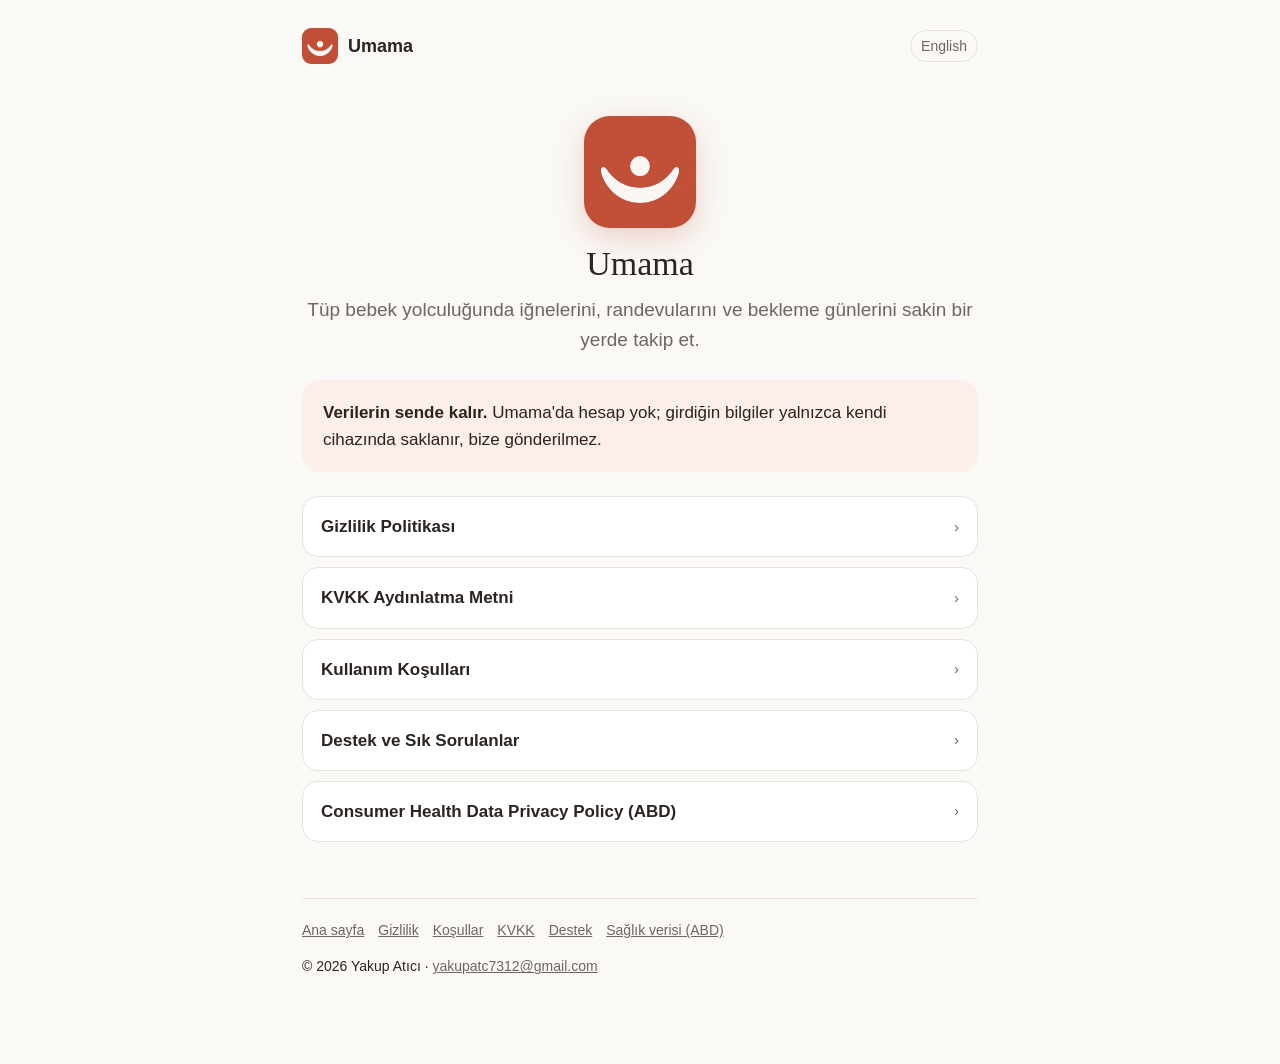
<file: index.html>
<!DOCTYPE html>
<html lang="tr">
<head>
<meta charset="utf-8">
<meta name="viewport" content="width=device-width, initial-scale=1">
<title>Umama · Umama</title>
<meta name="description" content="Umama: tüp bebek (IVF) iğne ve tedavi takibi.">
<link rel="icon" href="assets/favicon.png">
<link rel="apple-touch-icon" href="assets/icon.png">
<link rel="stylesheet" href="assets/style.css">
</head>
<body><div class="wrap">
<header class="top"><a class="brand" href="index.html"><img src="assets/icon.png" alt="">Umama</a>
<a class="lang" href="en/index.html" hreflang="en">English</a></header>
<main>

<div class="hero"><img src="assets/icon.png" alt="Umama ikonu"></div>
<h1 style="text-align:center">Umama</h1>
<p class="lead" style="text-align:center">Tüp bebek yolculuğunda iğnelerini, randevularını ve bekleme günlerini sakin bir yerde takip et.</p>
<div class="box soft"><strong>Verilerin sende kalır.</strong> Umama'da hesap yok; girdiğin bilgiler yalnızca kendi cihazında saklanır, bize gönderilmez.</div>
<nav class="links">
<a href="gizlilik.html">Gizlilik Politikası <span>›</span></a>
<a href="kvkk.html">KVKK Aydınlatma Metni <span>›</span></a>
<a href="kosullar.html">Kullanım Koşulları <span>›</span></a>
<a href="destek.html">Destek ve Sık Sorulanlar <span>›</span></a>
<a href="en/consumer-health-data.html">Consumer Health Data Privacy Policy (ABD) <span>›</span></a>
</nav>

</main>
<footer><a href="index.html">Ana sayfa</a><a href="gizlilik.html">Gizlilik</a><a href="kosullar.html">Koşullar</a><a href="kvkk.html">KVKK</a><a href="destek.html">Destek</a><a href="en/consumer-health-data.html">Sağlık verisi (ABD)</a><p>© 2026 Yakup Atıcı · <a href="mailto:yakupatc7312@gmail.com">yakupatc7312@gmail.com</a></p></footer>
</div></body></html>
</file>
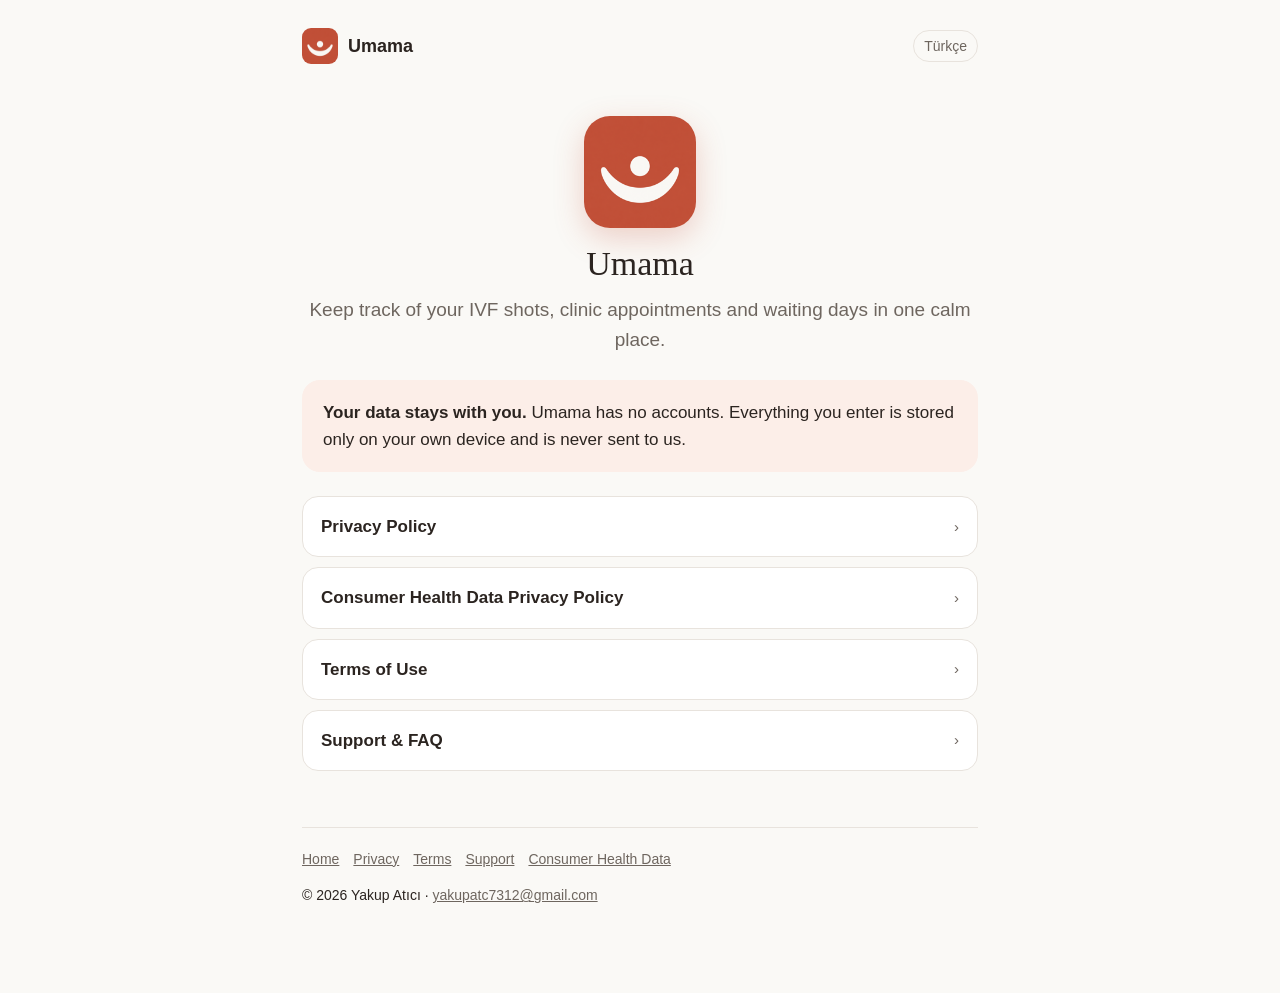
<file: en/index.html>
<!DOCTYPE html>
<html lang="en">
<head>
<meta charset="utf-8">
<meta name="viewport" content="width=device-width, initial-scale=1">
<title>Umama · Umama</title>
<meta name="description" content="Umama: IVF injection and treatment tracker.">
<link rel="icon" href="../assets/favicon.png">
<link rel="apple-touch-icon" href="../assets/icon.png">
<link rel="stylesheet" href="../assets/style.css">
</head>
<body><div class="wrap">
<header class="top"><a class="brand" href="../en/index.html"><img src="../assets/icon.png" alt="">Umama</a>
<a class="lang" href="../index.html" hreflang="tr">Türkçe</a></header>
<main>

<div class="hero"><img src="../assets/icon.png" alt="Umama icon"></div>
<h1 style="text-align:center">Umama</h1>
<p class="lead" style="text-align:center">Keep track of your IVF shots, clinic appointments and waiting days in one calm place.</p>
<div class="box soft"><strong>Your data stays with you.</strong> Umama has no accounts. Everything you enter is stored only on your own device and is never sent to us.</div>
<nav class="links">
<a href="privacy.html">Privacy Policy <span>›</span></a>
<a href="consumer-health-data.html">Consumer Health Data Privacy Policy <span>›</span></a>
<a href="terms.html">Terms of Use <span>›</span></a>
<a href="support.html">Support &amp; FAQ <span>›</span></a>
</nav>

</main>
<footer><a href="../en/index.html">Home</a><a href="../en/privacy.html">Privacy</a><a href="../en/terms.html">Terms</a><a href="../en/support.html">Support</a><a href="../en/consumer-health-data.html">Consumer Health Data</a><p>© 2026 Yakup Atıcı · <a href="mailto:yakupatc7312@gmail.com">yakupatc7312@gmail.com</a></p></footer>
</div></body></html>
</file>
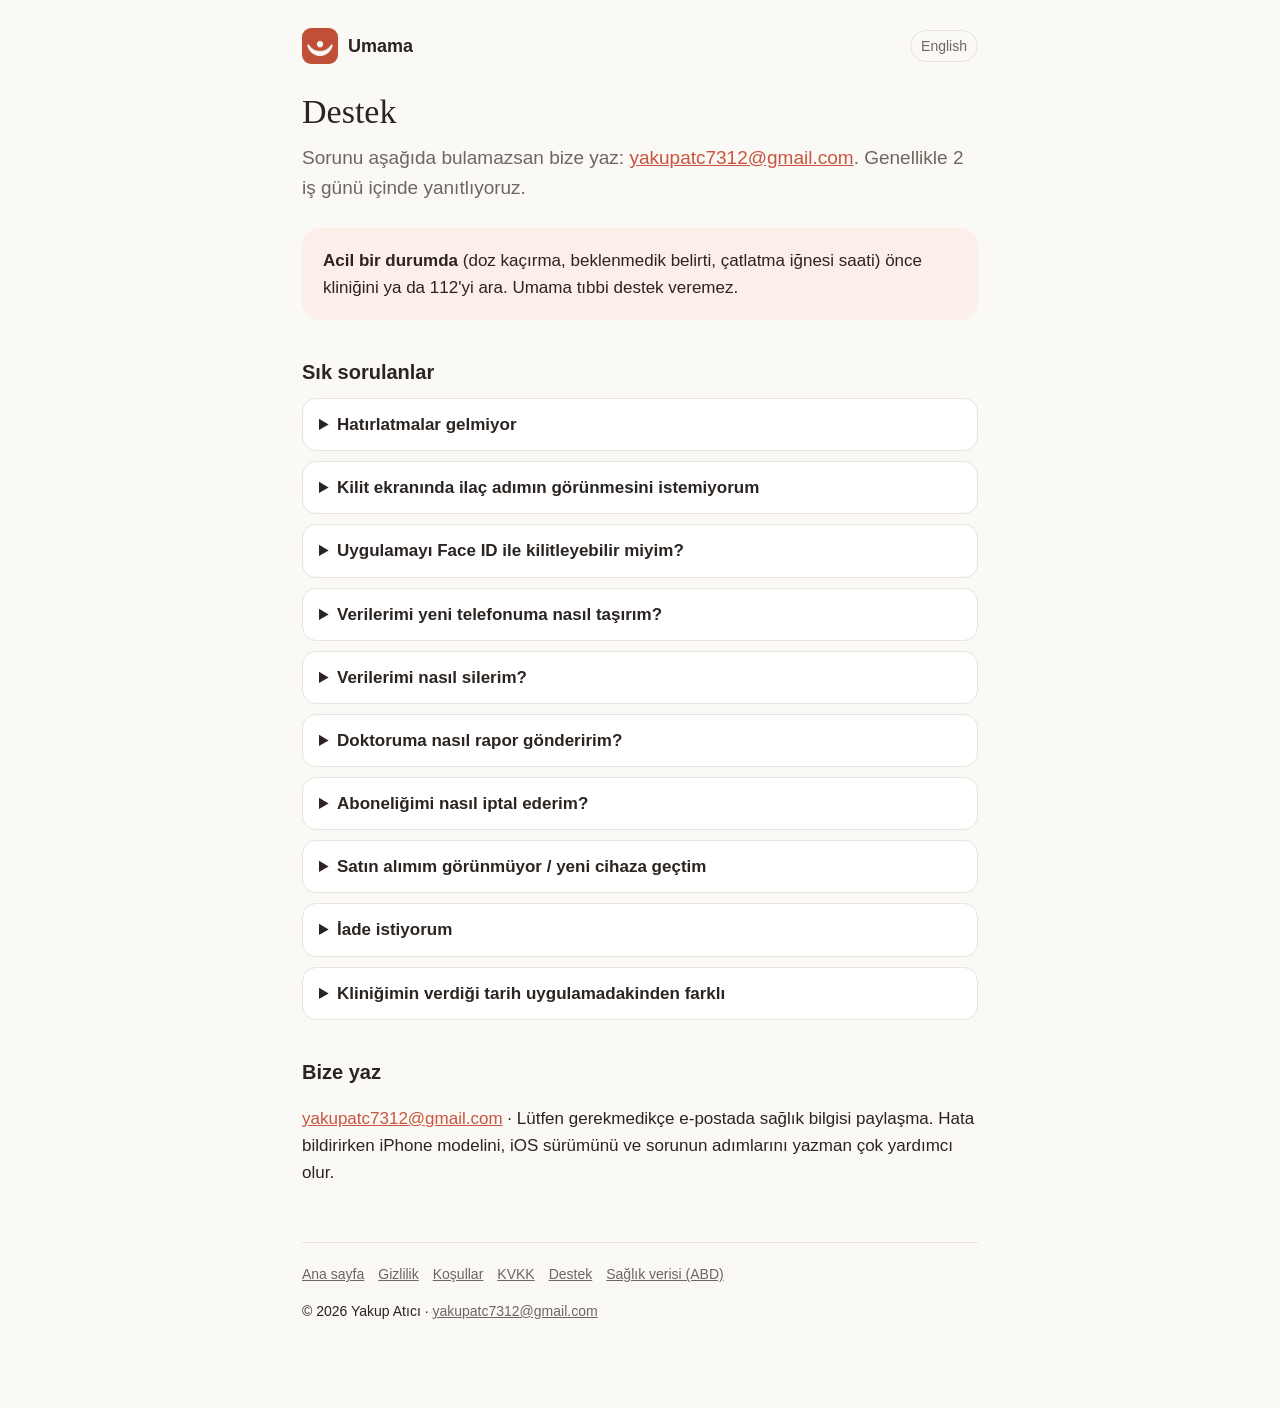
<file: destek.html>
<!DOCTYPE html>
<html lang="tr">
<head>
<meta charset="utf-8">
<meta name="viewport" content="width=device-width, initial-scale=1">
<title>Destek · Umama</title>
<meta name="description" content="Umama: tüp bebek (IVF) iğne ve tedavi takibi.">
<link rel="icon" href="assets/favicon.png">
<link rel="apple-touch-icon" href="assets/icon.png">
<link rel="stylesheet" href="assets/style.css">
</head>
<body><div class="wrap">
<header class="top"><a class="brand" href="index.html"><img src="assets/icon.png" alt="">Umama</a>
<a class="lang" href="en/support.html" hreflang="en">English</a></header>
<main>

<h1>Destek</h1>
<p class="lead">Sorunu aşağıda bulamazsan bize yaz: <a href="mailto:yakupatc7312@gmail.com">yakupatc7312@gmail.com</a>. Genellikle 2 iş günü içinde yanıtlıyoruz.</p>
<div class="box soft"><strong>Acil bir durumda</strong> (doz kaçırma, beklenmedik belirti, çatlatma iğnesi saati) önce kliniğini ya da 112'yi ara. Umama tıbbi destek veremez.</div>

<h2>Sık sorulanlar</h2>
<details><summary>Hatırlatmalar gelmiyor</summary>
<p>iPhone'da <strong>Ayarlar → Bildirimler → Umama</strong> bölümünde bildirimlerin ve “Zamana Duyarlı” bildirimlerin açık olduğundan emin ol. Odak (Uyku, Rahatsız Etme) modlarında Umama'ya izin ver. Saat dilimi değiştiyse uygulamayı bir kez açman hatırlatmaları yeniden kurar. Çatlatma iğnesi için ek bir alarm kurmanı öneririz.</p></details>
<details><summary>Kilit ekranında ilaç adımın görünmesini istemiyorum</summary>
<p><strong>Ben → Bildirimde ilaç adını gizle</strong> ayarı varsayılan olarak açıktır; bildirimlerde, widget'larda ve Canlı Etkinlik'te ilaç adı yerine genel bir ifade görünür.</p></details>
<details><summary>Uygulamayı Face ID ile kilitleyebilir miyim?</summary>
<p>Evet: <strong>Ben → Face ID ile kilitle</strong>.</p></details>
<details><summary>Verilerimi yeni telefonuma nasıl taşırım?</summary>
<p>Umama'da hesap olmadığı için veriler iPhone yedeğinle birlikte taşınır. Yeni telefonu iCloud yedeğinden ya da bilgisayar yedeğinden veya Hızlı Başlangıç ile kurduğunda verilerin gelir. Ayrıca <strong>Ben → Veriler → Dışa aktar (CSV)</strong> ile bir kopya alabilirsin.</p></details>
<details><summary>Verilerimi nasıl silerim?</summary>
<p><strong>Ben → Veriler → Tüm verilerimi sil</strong>. Bu işlem geri alınamaz. Uygulamayı silmek de cihazdaki verileri kaldırır.</p></details>
<details><summary>Doktoruma nasıl rapor gönderirim?</summary>
<p><strong>Ben → Veriler → Doktor raporu (PDF)</strong> ile protokolünü ve iğne geçmişini içeren bir PDF oluşturup e-posta veya mesajla paylaşabilirsin.</p></details>
<details><summary>Aboneliğimi nasıl iptal ederim?</summary>
<p>iPhone'da <strong>Ayarlar → [adın] → Abonelikler → Umama+</strong> ya da <a href="https://apps.apple.com/account/subscriptions">bu bağlantı</a>. İptal, mevcut dönemin sonunda geçerli olur.</p></details>
<details><summary>Satın alımım görünmüyor / yeni cihaza geçtim</summary>
<p>Umama+ ekranında <strong>Geri yükle</strong>'ye dokun. Aynı Apple hesabıyla giriş yaptığından emin ol.</p></details>
<details><summary>İade istiyorum</summary>
<p>App Store satın alımlarının iadesini Apple yapar: <a href="https://reportaproblem.apple.com">reportaproblem.apple.com</a>.</p></details>
<details><summary>Kliniğimin verdiği tarih uygulamadakinden farklı</summary>
<p>Takvimdeki toplama, transfer ve test tarihleri tahminidir. Kliniğin tarihi verdiğinde <strong>Takvim → + → Randevu ekle</strong> ile gir; tahmin otomatik olarak gerçek tarihle değişir.</p></details>

<h2>Bize yaz</h2>
<p><a href="mailto:yakupatc7312@gmail.com">yakupatc7312@gmail.com</a> · Lütfen gerekmedikçe e-postada sağlık bilgisi paylaşma. Hata bildirirken iPhone modelini, iOS sürümünü ve sorunun adımlarını yazman çok yardımcı olur.</p>

</main>
<footer><a href="index.html">Ana sayfa</a><a href="gizlilik.html">Gizlilik</a><a href="kosullar.html">Koşullar</a><a href="kvkk.html">KVKK</a><a href="destek.html">Destek</a><a href="en/consumer-health-data.html">Sağlık verisi (ABD)</a><p>© 2026 Yakup Atıcı · <a href="mailto:yakupatc7312@gmail.com">yakupatc7312@gmail.com</a></p></footer>
</div></body></html>
</file>
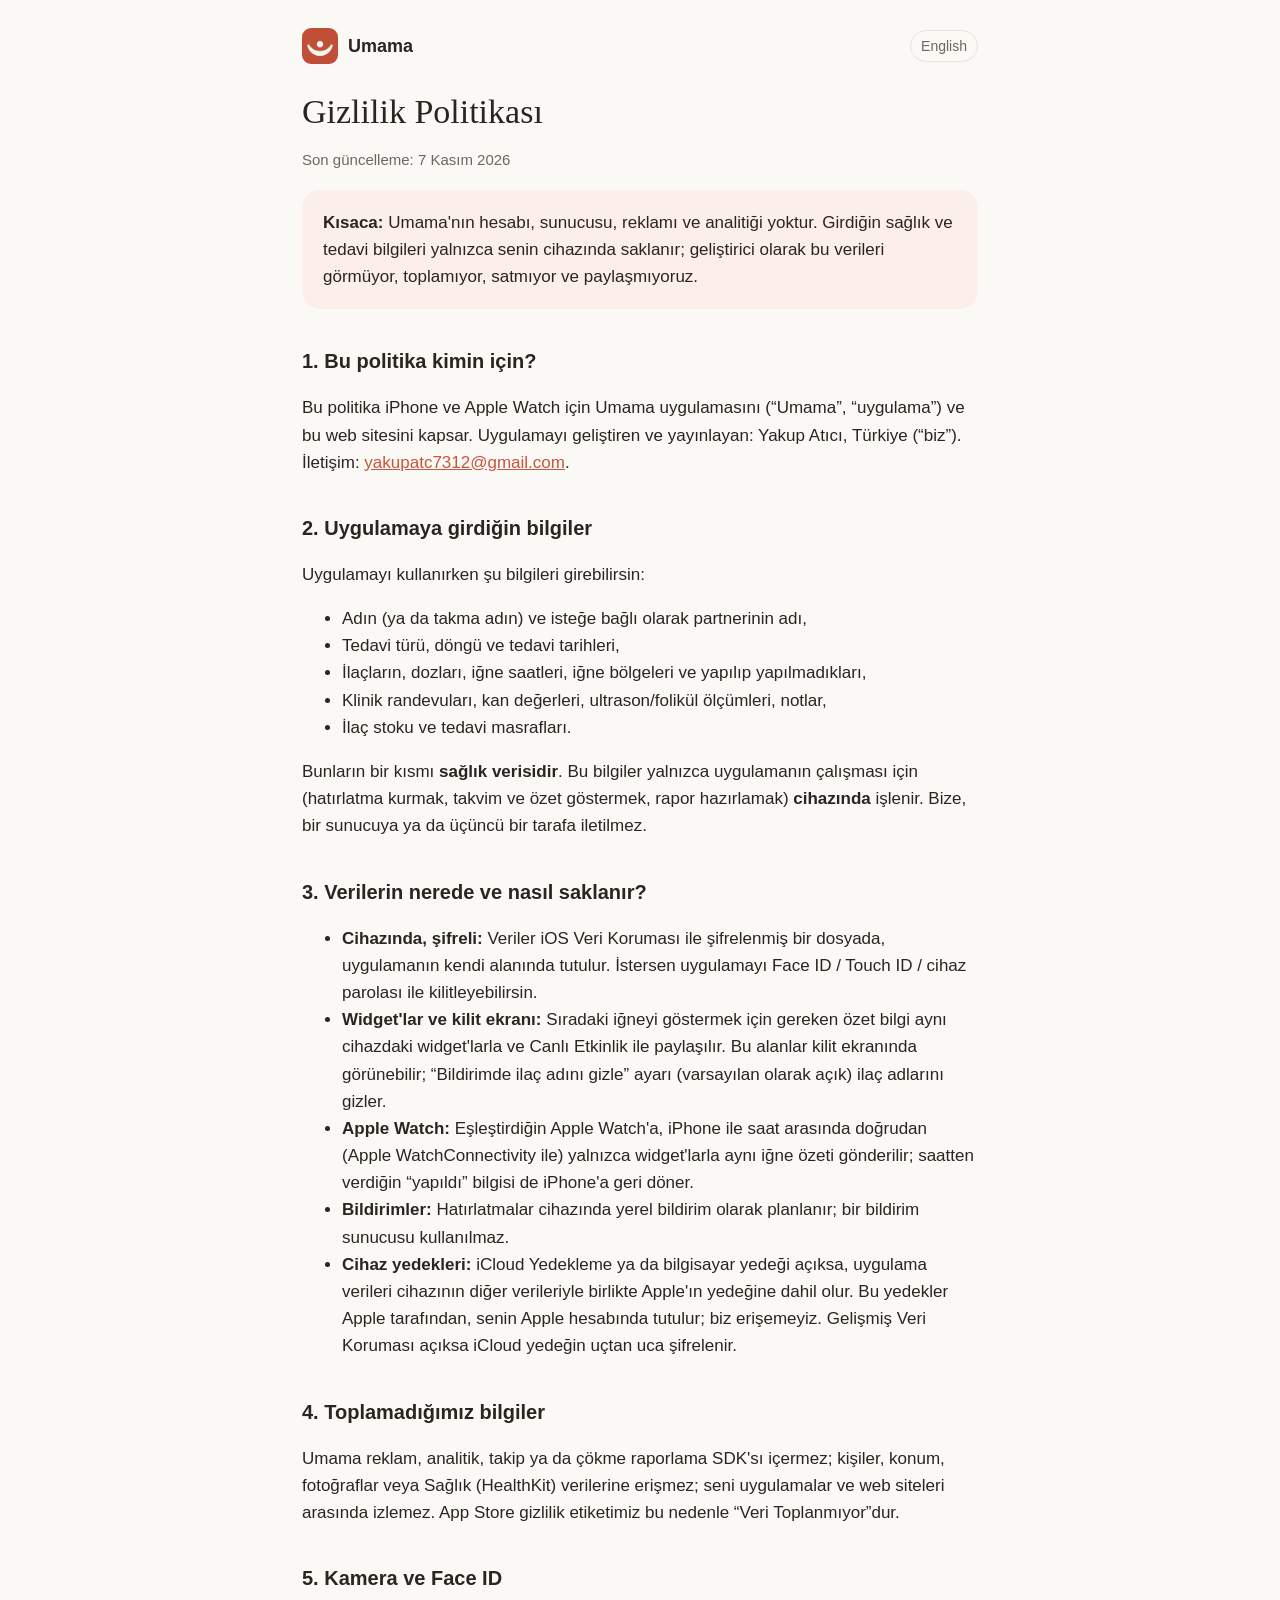
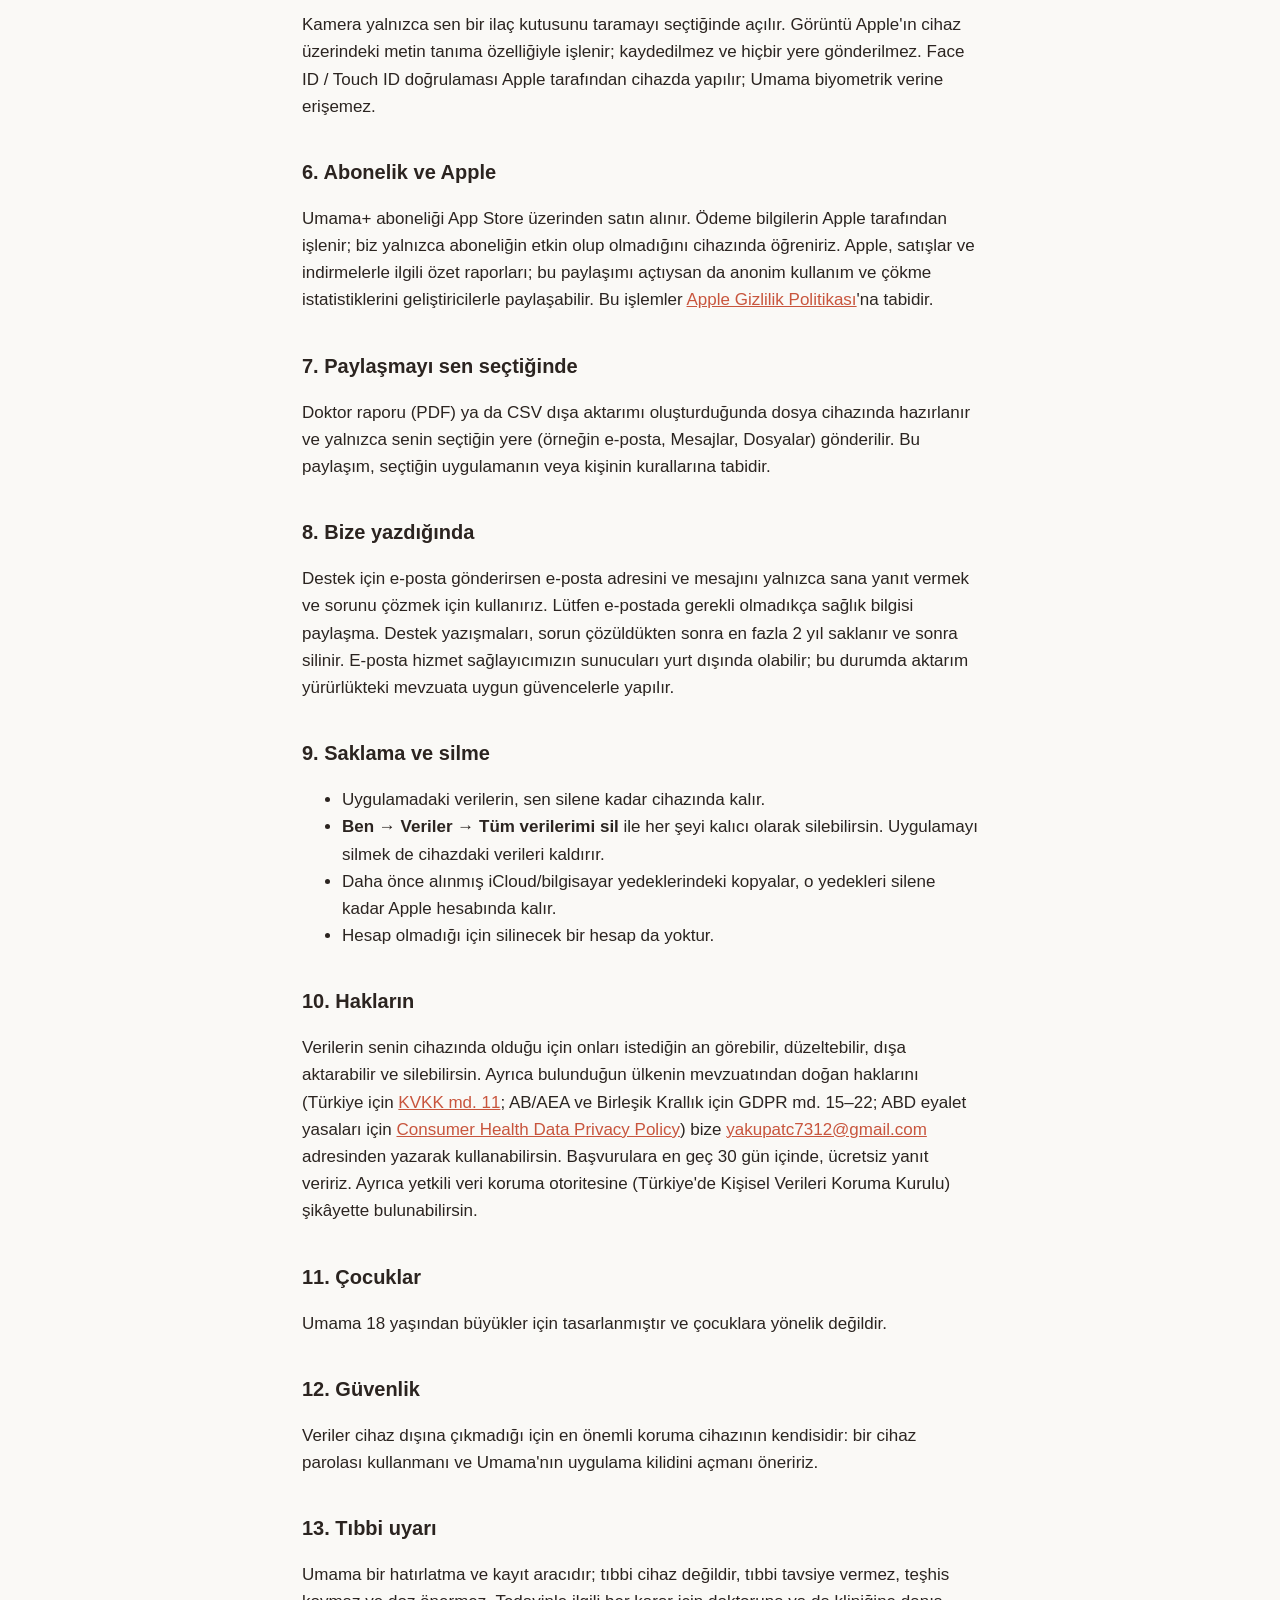
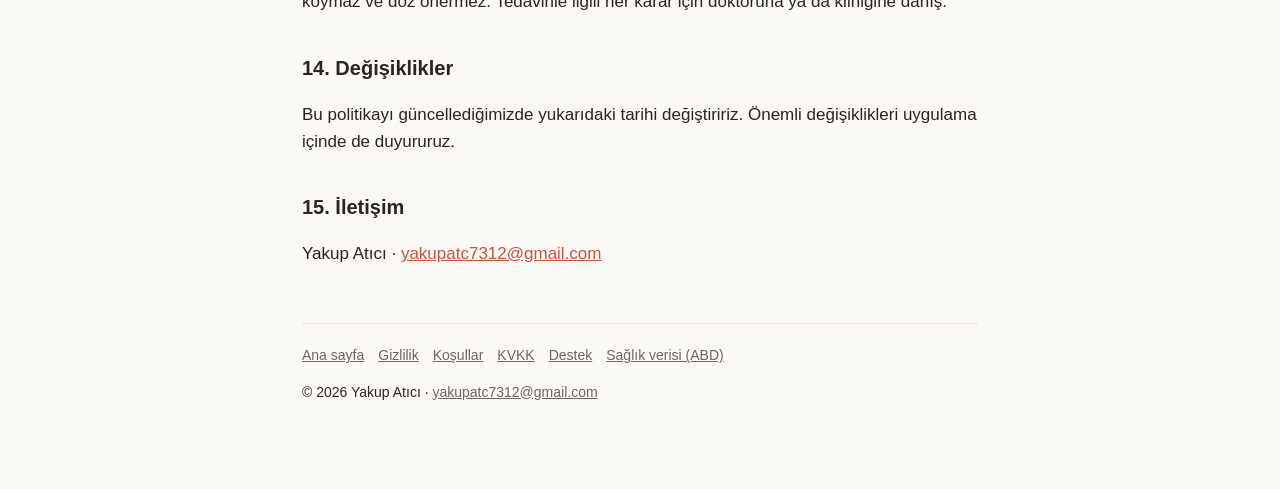
<file: gizlilik.html>
<!DOCTYPE html>
<html lang="tr">
<head>
<meta charset="utf-8">
<meta name="viewport" content="width=device-width, initial-scale=1">
<title>Gizlilik Politikası · Umama</title>
<meta name="description" content="Umama: tüp bebek (IVF) iğne ve tedavi takibi.">
<link rel="icon" href="assets/favicon.png">
<link rel="apple-touch-icon" href="assets/icon.png">
<link rel="stylesheet" href="assets/style.css">
</head>
<body><div class="wrap">
<header class="top"><a class="brand" href="index.html"><img src="assets/icon.png" alt="">Umama</a>
<a class="lang" href="en/privacy.html" hreflang="en">English</a></header>
<main>

<h1>Gizlilik Politikası</h1>
<p class="muted">Son güncelleme: 7 Kasım 2026</p>

<div class="box soft"><strong>Kısaca:</strong> Umama'nın hesabı, sunucusu, reklamı ve analitiği yoktur. Girdiğin sağlık ve tedavi bilgileri yalnızca senin cihazında saklanır; geliştirici olarak bu verileri görmüyor, toplamıyor, satmıyor ve paylaşmıyoruz.</div>

<h2>1. Bu politika kimin için?</h2>
<p>Bu politika iPhone ve Apple Watch için Umama uygulamasını (“Umama”, “uygulama”) ve bu web sitesini kapsar. Uygulamayı geliştiren ve yayınlayan: Yakup Atıcı, Türkiye (“biz”). İletişim: <a href="mailto:yakupatc7312@gmail.com">yakupatc7312@gmail.com</a>.</p>

<h2>2. Uygulamaya girdiğin bilgiler</h2>
<p>Uygulamayı kullanırken şu bilgileri girebilirsin:</p>
<ul>
<li>Adın (ya da takma adın) ve isteğe bağlı olarak partnerinin adı,</li>
<li>Tedavi türü, döngü ve tedavi tarihleri,</li>
<li>İlaçların, dozları, iğne saatleri, iğne bölgeleri ve yapılıp yapılmadıkları,</li>
<li>Klinik randevuları, kan değerleri, ultrason/folikül ölçümleri, notlar,</li>
<li>İlaç stoku ve tedavi masrafları.</li>
</ul>
<p>Bunların bir kısmı <strong>sağlık verisidir</strong>. Bu bilgiler yalnızca uygulamanın çalışması için (hatırlatma kurmak, takvim ve özet göstermek, rapor hazırlamak) <strong>cihazında</strong> işlenir. Bize, bir sunucuya ya da üçüncü bir tarafa iletilmez.</p>

<h2>3. Verilerin nerede ve nasıl saklanır?</h2>
<ul>
<li><strong>Cihazında, şifreli:</strong> Veriler iOS Veri Koruması ile şifrelenmiş bir dosyada, uygulamanın kendi alanında tutulur. İstersen uygulamayı Face ID / Touch ID / cihaz parolası ile kilitleyebilirsin.</li>
<li><strong>Widget'lar ve kilit ekranı:</strong> Sıradaki iğneyi göstermek için gereken özet bilgi aynı cihazdaki widget'larla ve Canlı Etkinlik ile paylaşılır. Bu alanlar kilit ekranında görünebilir; “Bildirimde ilaç adını gizle” ayarı (varsayılan olarak açık) ilaç adlarını gizler.</li>
<li><strong>Apple Watch:</strong> Eşleştirdiğin Apple Watch'a, iPhone ile saat arasında doğrudan (Apple WatchConnectivity ile) yalnızca widget'larla aynı iğne özeti gönderilir; saatten verdiğin “yapıldı” bilgisi de iPhone'a geri döner.</li>
<li><strong>Bildirimler:</strong> Hatırlatmalar cihazında yerel bildirim olarak planlanır; bir bildirim sunucusu kullanılmaz.</li>
<li><strong>Cihaz yedekleri:</strong> iCloud Yedekleme ya da bilgisayar yedeği açıksa, uygulama verileri cihazının diğer verileriyle birlikte Apple'ın yedeğine dahil olur. Bu yedekler Apple tarafından, senin Apple hesabında tutulur; biz erişemeyiz. Gelişmiş Veri Koruması açıksa iCloud yedeğin uçtan uca şifrelenir.</li>
</ul>

<h2>4. Toplamadığımız bilgiler</h2>
<p>Umama reklam, analitik, takip ya da çökme raporlama SDK'sı içermez; kişiler, konum, fotoğraflar veya Sağlık (HealthKit) verilerine erişmez; seni uygulamalar ve web siteleri arasında izlemez. App Store gizlilik etiketimiz bu nedenle “Veri Toplanmıyor”dur.</p>

<h2>5. Kamera ve Face ID</h2>
<p>Kamera yalnızca sen bir ilaç kutusunu taramayı seçtiğinde açılır. Görüntü Apple'ın cihaz üzerindeki metin tanıma özelliğiyle işlenir; kaydedilmez ve hiçbir yere gönderilmez. Face ID / Touch ID doğrulaması Apple tarafından cihazda yapılır; Umama biyometrik verine erişemez.</p>

<h2>6. Abonelik ve Apple</h2>
<p>Umama+ aboneliği App Store üzerinden satın alınır. Ödeme bilgilerin Apple tarafından işlenir; biz yalnızca aboneliğin etkin olup olmadığını cihazında öğreniriz. Apple, satışlar ve indirmelerle ilgili özet raporları; bu paylaşımı açtıysan da anonim kullanım ve çökme istatistiklerini geliştiricilerle paylaşabilir. Bu işlemler <a href="https://www.apple.com/legal/privacy/">Apple Gizlilik Politikası</a>'na tabidir.</p>

<h2>7. Paylaşmayı sen seçtiğinde</h2>
<p>Doktor raporu (PDF) ya da CSV dışa aktarımı oluşturduğunda dosya cihazında hazırlanır ve yalnızca senin seçtiğin yere (örneğin e-posta, Mesajlar, Dosyalar) gönderilir. Bu paylaşım, seçtiğin uygulamanın veya kişinin kurallarına tabidir.</p>

<h2>8. Bize yazdığında</h2>
<p>Destek için e-posta gönderirsen e-posta adresini ve mesajını yalnızca sana yanıt vermek ve sorunu çözmek için kullanırız. Lütfen e-postada gerekli olmadıkça sağlık bilgisi paylaşma. Destek yazışmaları, sorun çözüldükten sonra en fazla 2 yıl saklanır ve sonra silinir. E-posta hizmet sağlayıcımızın sunucuları yurt dışında olabilir; bu durumda aktarım yürürlükteki mevzuata uygun güvencelerle yapılır.</p>

<h2>9. Saklama ve silme</h2>
<ul>
<li>Uygulamadaki verilerin, sen silene kadar cihazında kalır.</li>
<li><strong>Ben → Veriler → Tüm verilerimi sil</strong> ile her şeyi kalıcı olarak silebilirsin. Uygulamayı silmek de cihazdaki verileri kaldırır.</li>
<li>Daha önce alınmış iCloud/bilgisayar yedeklerindeki kopyalar, o yedekleri silene kadar Apple hesabında kalır.</li>
<li>Hesap olmadığı için silinecek bir hesap da yoktur.</li>
</ul>

<h2>10. Hakların</h2>
<p>Verilerin senin cihazında olduğu için onları istediğin an görebilir, düzeltebilir, dışa aktarabilir ve silebilirsin. Ayrıca bulunduğun ülkenin mevzuatından doğan haklarını (Türkiye için <a href="kvkk.html">KVKK md. 11</a>; AB/AEA ve Birleşik Krallık için GDPR md. 15–22; ABD eyalet yasaları için <a href="en/consumer-health-data.html">Consumer Health Data Privacy Policy</a>) bize <a href="mailto:yakupatc7312@gmail.com">yakupatc7312@gmail.com</a> adresinden yazarak kullanabilirsin. Başvurulara en geç 30 gün içinde, ücretsiz yanıt veririz. Ayrıca yetkili veri koruma otoritesine (Türkiye'de Kişisel Verileri Koruma Kurulu) şikâyette bulunabilirsin.</p>

<h2>11. Çocuklar</h2>
<p>Umama 18 yaşından büyükler için tasarlanmıştır ve çocuklara yönelik değildir.</p>

<h2>12. Güvenlik</h2>
<p>Veriler cihaz dışına çıkmadığı için en önemli koruma cihazının kendisidir: bir cihaz parolası kullanmanı ve Umama'nın uygulama kilidini açmanı öneririz.</p>

<h2>13. Tıbbi uyarı</h2>
<p>Umama bir hatırlatma ve kayıt aracıdır; tıbbi cihaz değildir, tıbbi tavsiye vermez, teşhis koymaz ve doz önermez. Tedavinle ilgili her karar için doktoruna ya da kliniğine danış.</p>

<h2>14. Değişiklikler</h2>
<p>Bu politikayı güncellediğimizde yukarıdaki tarihi değiştiririz. Önemli değişiklikleri uygulama içinde de duyururuz.</p>

<h2>15. İletişim</h2>
<p>Yakup Atıcı · <a href="mailto:yakupatc7312@gmail.com">yakupatc7312@gmail.com</a></p>

</main>
<footer><a href="index.html">Ana sayfa</a><a href="gizlilik.html">Gizlilik</a><a href="kosullar.html">Koşullar</a><a href="kvkk.html">KVKK</a><a href="destek.html">Destek</a><a href="en/consumer-health-data.html">Sağlık verisi (ABD)</a><p>© 2026 Yakup Atıcı · <a href="mailto:yakupatc7312@gmail.com">yakupatc7312@gmail.com</a></p></footer>
</div></body></html>
</file>
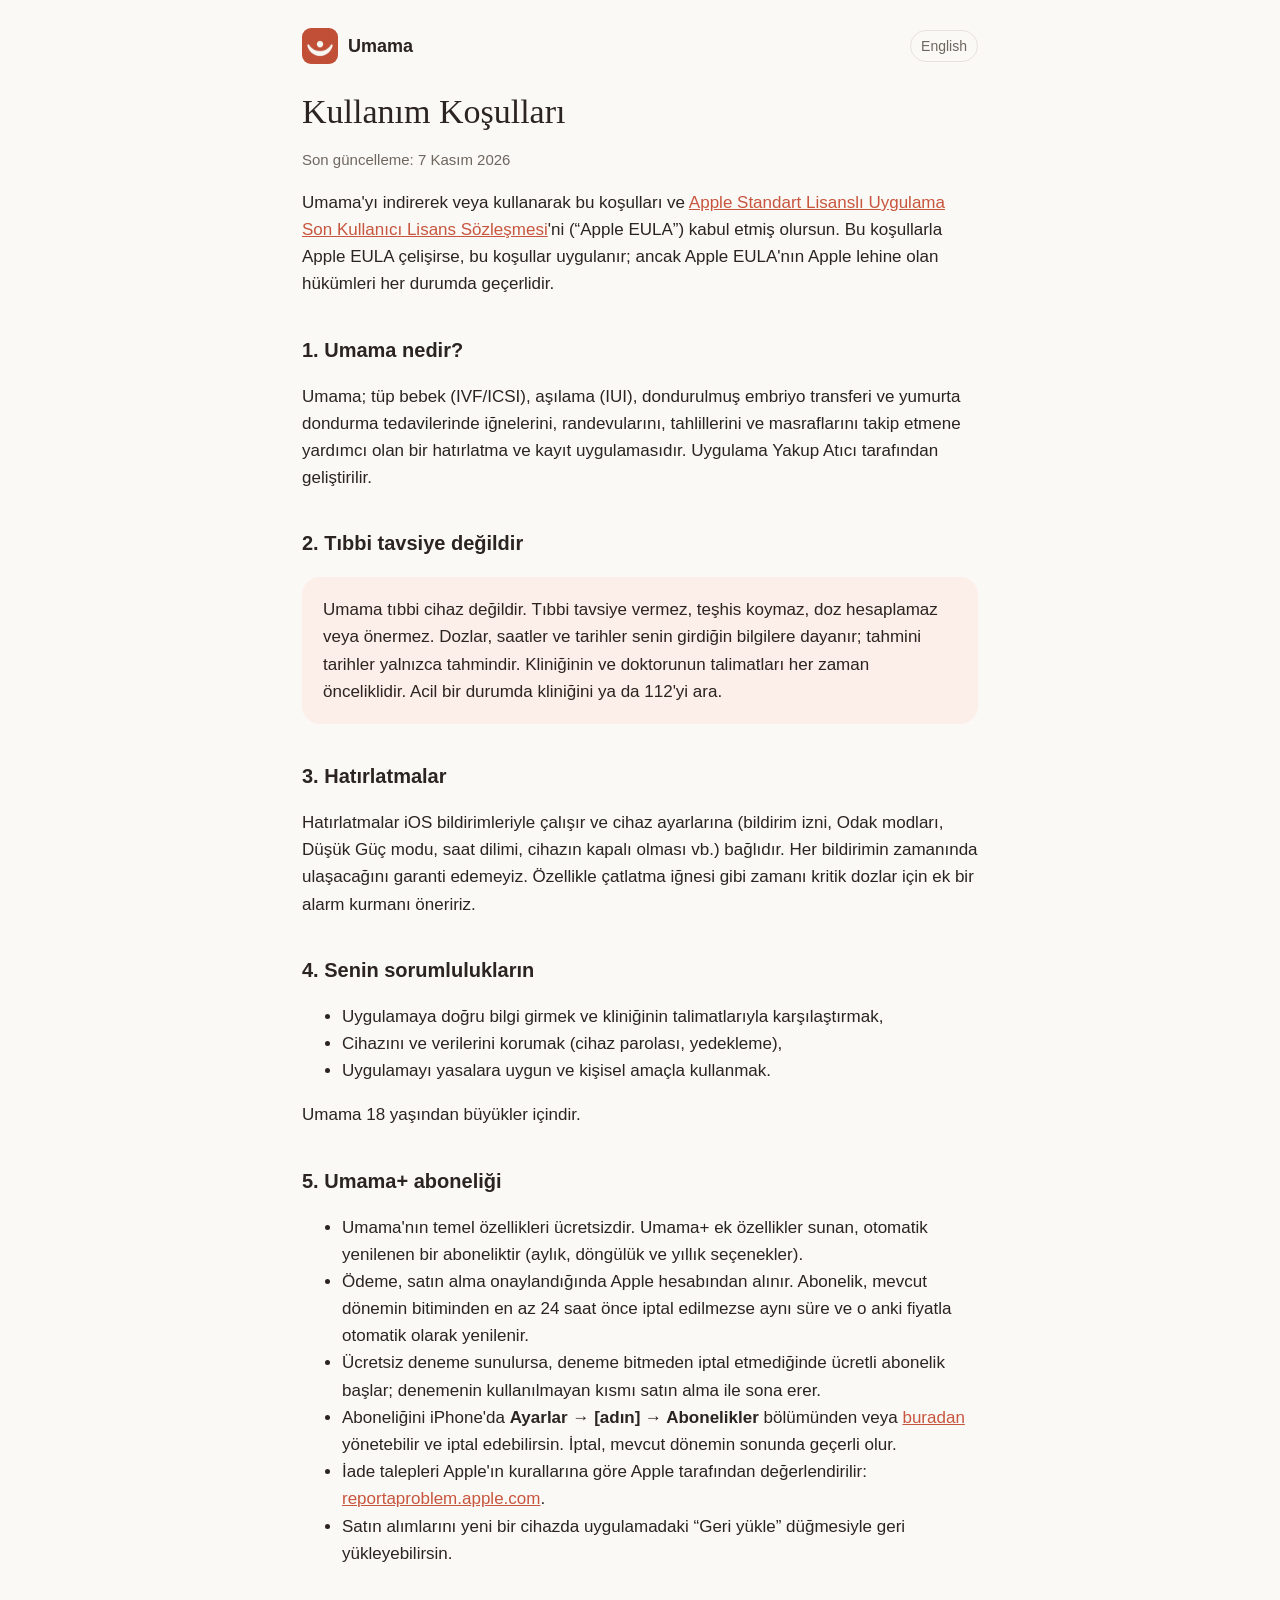
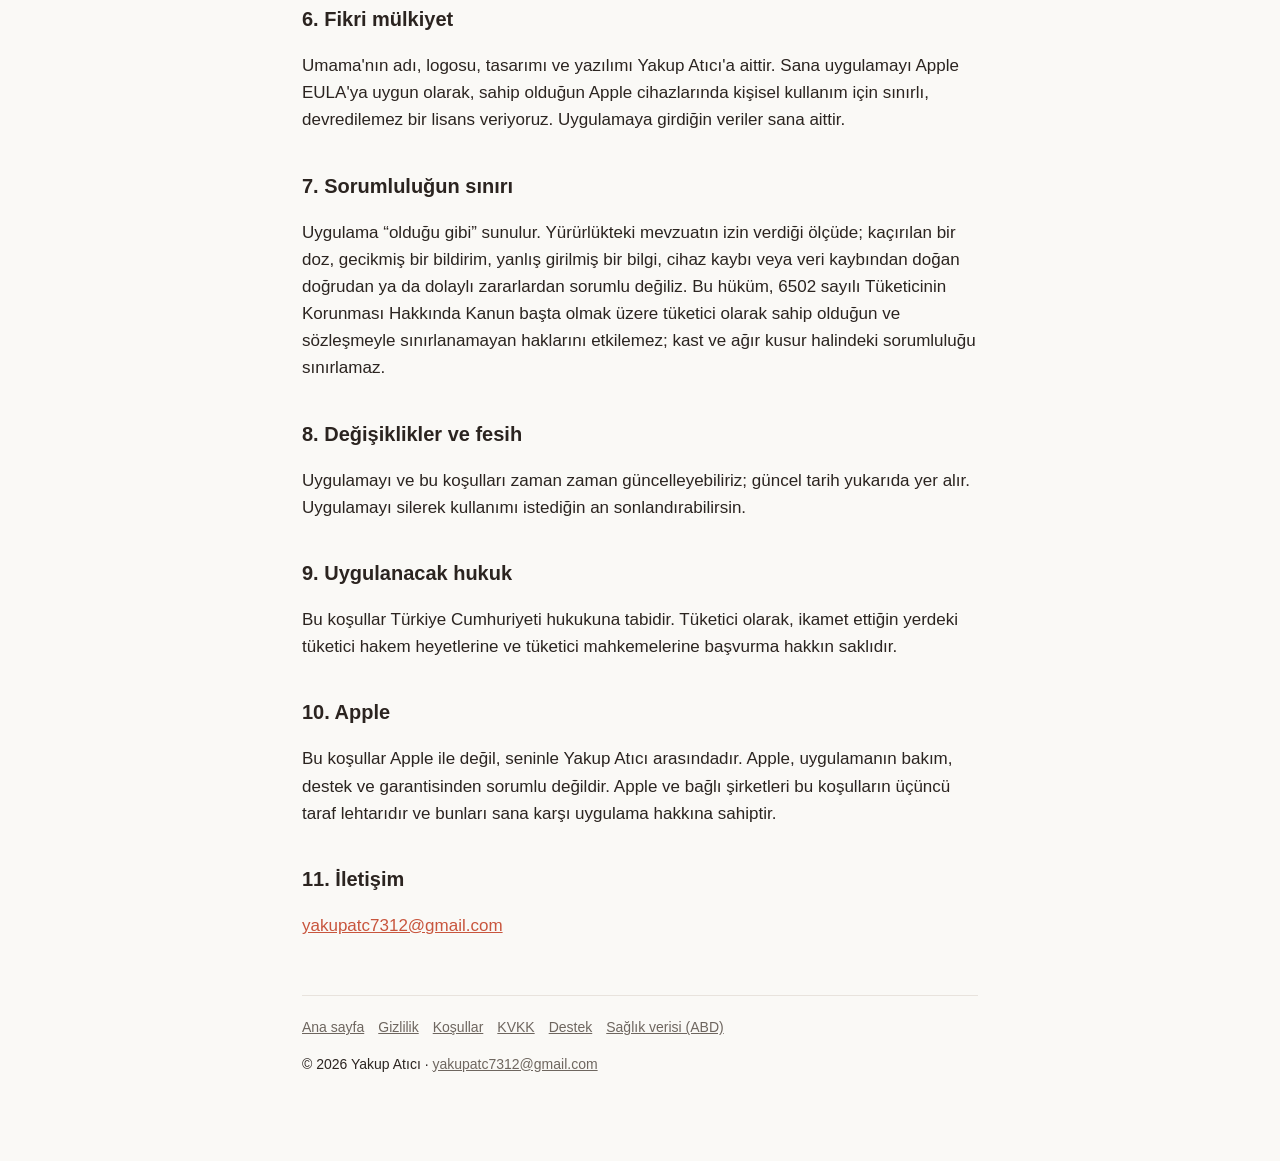
<file: kosullar.html>
<!DOCTYPE html>
<html lang="tr">
<head>
<meta charset="utf-8">
<meta name="viewport" content="width=device-width, initial-scale=1">
<title>Kullanım Koşulları · Umama</title>
<meta name="description" content="Umama: tüp bebek (IVF) iğne ve tedavi takibi.">
<link rel="icon" href="assets/favicon.png">
<link rel="apple-touch-icon" href="assets/icon.png">
<link rel="stylesheet" href="assets/style.css">
</head>
<body><div class="wrap">
<header class="top"><a class="brand" href="index.html"><img src="assets/icon.png" alt="">Umama</a>
<a class="lang" href="en/terms.html" hreflang="en">English</a></header>
<main>

<h1>Kullanım Koşulları</h1>
<p class="muted">Son güncelleme: 7 Kasım 2026</p>

<p>Umama'yı indirerek veya kullanarak bu koşulları ve <a href="https://www.apple.com/legal/internet-services/itunes/dev/stdeula/">Apple Standart Lisanslı Uygulama Son Kullanıcı Lisans Sözleşmesi</a>'ni (“Apple EULA”) kabul etmiş olursun. Bu koşullarla Apple EULA çelişirse, bu koşullar uygulanır; ancak Apple EULA'nın Apple lehine olan hükümleri her durumda geçerlidir.</p>

<h2>1. Umama nedir?</h2>
<p>Umama; tüp bebek (IVF/ICSI), aşılama (IUI), dondurulmuş embriyo transferi ve yumurta dondurma tedavilerinde iğnelerini, randevularını, tahlillerini ve masraflarını takip etmene yardımcı olan bir hatırlatma ve kayıt uygulamasıdır. Uygulama Yakup Atıcı tarafından geliştirilir.</p>

<h2>2. Tıbbi tavsiye değildir</h2>
<div class="box soft">Umama tıbbi cihaz değildir. Tıbbi tavsiye vermez, teşhis koymaz, doz hesaplamaz veya önermez. Dozlar, saatler ve tarihler senin girdiğin bilgilere dayanır; tahmini tarihler yalnızca tahmindir. Kliniğinin ve doktorunun talimatları her zaman önceliklidir. Acil bir durumda kliniğini ya da 112'yi ara.</div>

<h2>3. Hatırlatmalar</h2>
<p>Hatırlatmalar iOS bildirimleriyle çalışır ve cihaz ayarlarına (bildirim izni, Odak modları, Düşük Güç modu, saat dilimi, cihazın kapalı olması vb.) bağlıdır. Her bildirimin zamanında ulaşacağını garanti edemeyiz. Özellikle çatlatma iğnesi gibi zamanı kritik dozlar için ek bir alarm kurmanı öneririz.</p>

<h2>4. Senin sorumlulukların</h2>
<ul>
<li>Uygulamaya doğru bilgi girmek ve kliniğinin talimatlarıyla karşılaştırmak,</li>
<li>Cihazını ve verilerini korumak (cihaz parolası, yedekleme),</li>
<li>Uygulamayı yasalara uygun ve kişisel amaçla kullanmak.</li>
</ul>
<p>Umama 18 yaşından büyükler içindir.</p>

<h2>5. Umama+ aboneliği</h2>
<ul>
<li>Umama'nın temel özellikleri ücretsizdir. Umama+ ek özellikler sunan, otomatik yenilenen bir aboneliktir (aylık, döngülük ve yıllık seçenekler).</li>
<li>Ödeme, satın alma onaylandığında Apple hesabından alınır. Abonelik, mevcut dönemin bitiminden en az 24 saat önce iptal edilmezse aynı süre ve o anki fiyatla otomatik olarak yenilenir.</li>
<li>Ücretsiz deneme sunulursa, deneme bitmeden iptal etmediğinde ücretli abonelik başlar; denemenin kullanılmayan kısmı satın alma ile sona erer.</li>
<li>Aboneliğini iPhone'da <strong>Ayarlar → [adın] → Abonelikler</strong> bölümünden veya <a href="https://apps.apple.com/account/subscriptions">buradan</a> yönetebilir ve iptal edebilirsin. İptal, mevcut dönemin sonunda geçerli olur.</li>
<li>İade talepleri Apple'ın kurallarına göre Apple tarafından değerlendirilir: <a href="https://reportaproblem.apple.com">reportaproblem.apple.com</a>.</li>
<li>Satın alımlarını yeni bir cihazda uygulamadaki “Geri yükle” düğmesiyle geri yükleyebilirsin.</li>
</ul>

<h2>6. Fikri mülkiyet</h2>
<p>Umama'nın adı, logosu, tasarımı ve yazılımı Yakup Atıcı'a aittir. Sana uygulamayı Apple EULA'ya uygun olarak, sahip olduğun Apple cihazlarında kişisel kullanım için sınırlı, devredilemez bir lisans veriyoruz. Uygulamaya girdiğin veriler sana aittir.</p>

<h2>7. Sorumluluğun sınırı</h2>
<p>Uygulama “olduğu gibi” sunulur. Yürürlükteki mevzuatın izin verdiği ölçüde; kaçırılan bir doz, gecikmiş bir bildirim, yanlış girilmiş bir bilgi, cihaz kaybı veya veri kaybından doğan doğrudan ya da dolaylı zararlardan sorumlu değiliz. Bu hüküm, 6502 sayılı Tüketicinin Korunması Hakkında Kanun başta olmak üzere tüketici olarak sahip olduğun ve sözleşmeyle sınırlanamayan haklarını etkilemez; kast ve ağır kusur halindeki sorumluluğu sınırlamaz.</p>

<h2>8. Değişiklikler ve fesih</h2>
<p>Uygulamayı ve bu koşulları zaman zaman güncelleyebiliriz; güncel tarih yukarıda yer alır. Uygulamayı silerek kullanımı istediğin an sonlandırabilirsin.</p>

<h2>9. Uygulanacak hukuk</h2>
<p>Bu koşullar Türkiye Cumhuriyeti hukukuna tabidir. Tüketici olarak, ikamet ettiğin yerdeki tüketici hakem heyetlerine ve tüketici mahkemelerine başvurma hakkın saklıdır.</p>

<h2>10. Apple</h2>
<p>Bu koşullar Apple ile değil, seninle Yakup Atıcı arasındadır. Apple, uygulamanın bakım, destek ve garantisinden sorumlu değildir. Apple ve bağlı şirketleri bu koşulların üçüncü taraf lehtarıdır ve bunları sana karşı uygulama hakkına sahiptir.</p>

<h2>11. İletişim</h2>
<p><a href="mailto:yakupatc7312@gmail.com">yakupatc7312@gmail.com</a></p>

</main>
<footer><a href="index.html">Ana sayfa</a><a href="gizlilik.html">Gizlilik</a><a href="kosullar.html">Koşullar</a><a href="kvkk.html">KVKK</a><a href="destek.html">Destek</a><a href="en/consumer-health-data.html">Sağlık verisi (ABD)</a><p>© 2026 Yakup Atıcı · <a href="mailto:yakupatc7312@gmail.com">yakupatc7312@gmail.com</a></p></footer>
</div></body></html>
</file>
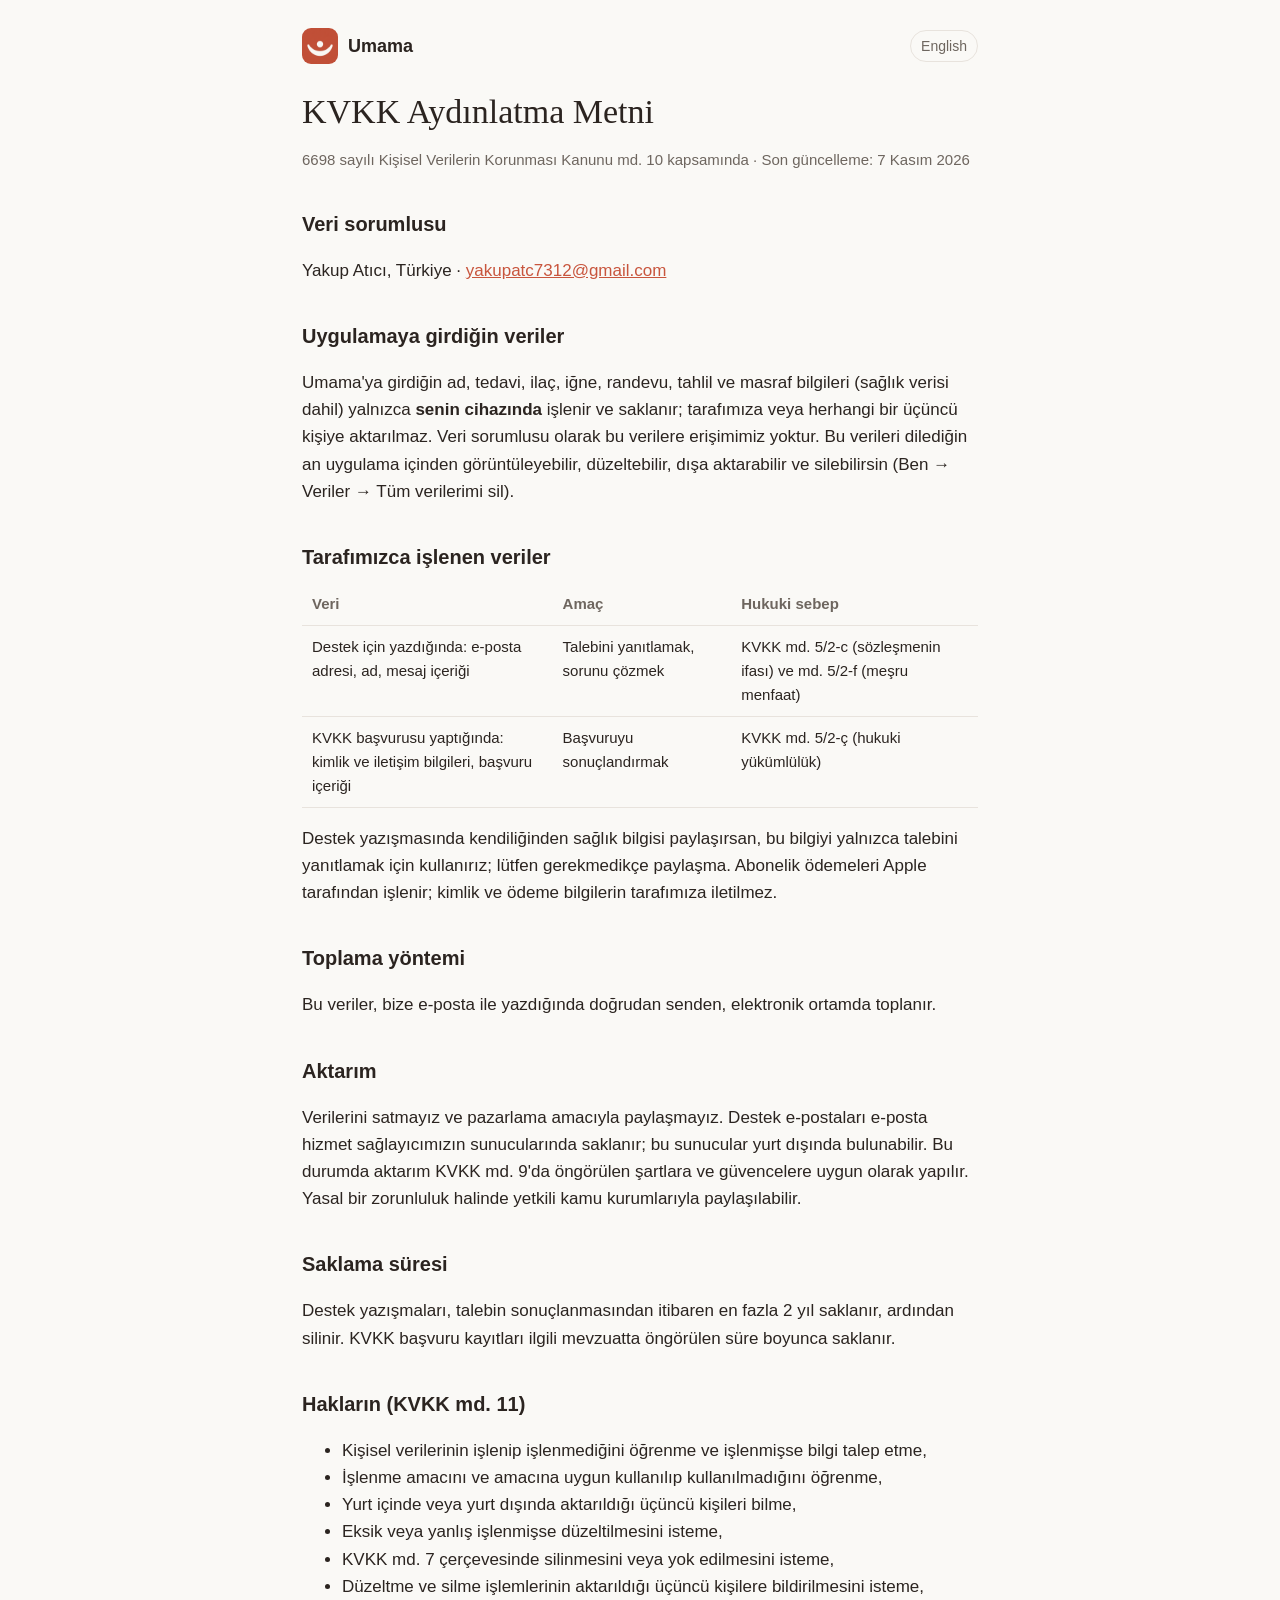
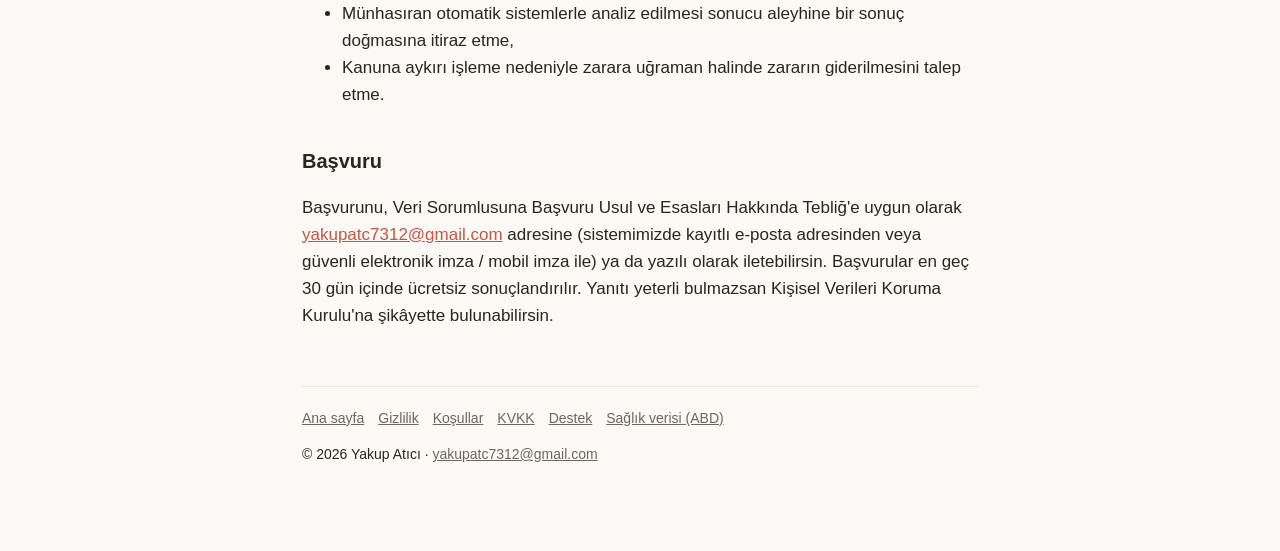
<file: kvkk.html>
<!DOCTYPE html>
<html lang="tr">
<head>
<meta charset="utf-8">
<meta name="viewport" content="width=device-width, initial-scale=1">
<title>KVKK Aydınlatma Metni · Umama</title>
<meta name="description" content="Umama: tüp bebek (IVF) iğne ve tedavi takibi.">
<link rel="icon" href="assets/favicon.png">
<link rel="apple-touch-icon" href="assets/icon.png">
<link rel="stylesheet" href="assets/style.css">
</head>
<body><div class="wrap">
<header class="top"><a class="brand" href="index.html"><img src="assets/icon.png" alt="">Umama</a>
<a class="lang" href="en/privacy.html" hreflang="en">English</a></header>
<main>

<h1>KVKK Aydınlatma Metni</h1>
<p class="muted">6698 sayılı Kişisel Verilerin Korunması Kanunu md. 10 kapsamında · Son güncelleme: 7 Kasım 2026</p>

<h2>Veri sorumlusu</h2>
<p>Yakup Atıcı, Türkiye · <a href="mailto:yakupatc7312@gmail.com">yakupatc7312@gmail.com</a></p>

<h2>Uygulamaya girdiğin veriler</h2>
<p>Umama'ya girdiğin ad, tedavi, ilaç, iğne, randevu, tahlil ve masraf bilgileri (sağlık verisi dahil) yalnızca <strong>senin cihazında</strong> işlenir ve saklanır; tarafımıza veya herhangi bir üçüncü kişiye aktarılmaz. Veri sorumlusu olarak bu verilere erişimimiz yoktur. Bu verileri dilediğin an uygulama içinden görüntüleyebilir, düzeltebilir, dışa aktarabilir ve silebilirsin (Ben → Veriler → Tüm verilerimi sil).</p>

<h2>Tarafımızca işlenen veriler</h2>
<table>
<tr><th>Veri</th><th>Amaç</th><th>Hukuki sebep</th></tr>
<tr><td>Destek için yazdığında: e-posta adresi, ad, mesaj içeriği</td><td>Talebini yanıtlamak, sorunu çözmek</td><td>KVKK md. 5/2-c (sözleşmenin ifası) ve md. 5/2-f (meşru menfaat)</td></tr>
<tr><td>KVKK başvurusu yaptığında: kimlik ve iletişim bilgileri, başvuru içeriği</td><td>Başvuruyu sonuçlandırmak</td><td>KVKK md. 5/2-ç (hukuki yükümlülük)</td></tr>
</table>
<p>Destek yazışmasında kendiliğinden sağlık bilgisi paylaşırsan, bu bilgiyi yalnızca talebini yanıtlamak için kullanırız; lütfen gerekmedikçe paylaşma. Abonelik ödemeleri Apple tarafından işlenir; kimlik ve ödeme bilgilerin tarafımıza iletilmez.</p>

<h2>Toplama yöntemi</h2>
<p>Bu veriler, bize e-posta ile yazdığında doğrudan senden, elektronik ortamda toplanır.</p>

<h2>Aktarım</h2>
<p>Verilerini satmayız ve pazarlama amacıyla paylaşmayız. Destek e-postaları e-posta hizmet sağlayıcımızın sunucularında saklanır; bu sunucular yurt dışında bulunabilir. Bu durumda aktarım KVKK md. 9'da öngörülen şartlara ve güvencelere uygun olarak yapılır. Yasal bir zorunluluk halinde yetkili kamu kurumlarıyla paylaşılabilir.</p>

<h2>Saklama süresi</h2>
<p>Destek yazışmaları, talebin sonuçlanmasından itibaren en fazla 2 yıl saklanır, ardından silinir. KVKK başvuru kayıtları ilgili mevzuatta öngörülen süre boyunca saklanır.</p>

<h2>Hakların (KVKK md. 11)</h2>
<ul>
<li>Kişisel verilerinin işlenip işlenmediğini öğrenme ve işlenmişse bilgi talep etme,</li>
<li>İşlenme amacını ve amacına uygun kullanılıp kullanılmadığını öğrenme,</li>
<li>Yurt içinde veya yurt dışında aktarıldığı üçüncü kişileri bilme,</li>
<li>Eksik veya yanlış işlenmişse düzeltilmesini isteme,</li>
<li>KVKK md. 7 çerçevesinde silinmesini veya yok edilmesini isteme,</li>
<li>Düzeltme ve silme işlemlerinin aktarıldığı üçüncü kişilere bildirilmesini isteme,</li>
<li>Münhasıran otomatik sistemlerle analiz edilmesi sonucu aleyhine bir sonuç doğmasına itiraz etme,</li>
<li>Kanuna aykırı işleme nedeniyle zarara uğraman halinde zararın giderilmesini talep etme.</li>
</ul>

<h2>Başvuru</h2>
<p>Başvurunu, Veri Sorumlusuna Başvuru Usul ve Esasları Hakkında Tebliğ'e uygun olarak <a href="mailto:yakupatc7312@gmail.com">yakupatc7312@gmail.com</a> adresine (sistemimizde kayıtlı e-posta adresinden veya güvenli elektronik imza / mobil imza ile) ya da yazılı olarak iletebilirsin. Başvurular en geç 30 gün içinde ücretsiz sonuçlandırılır. Yanıtı yeterli bulmazsan Kişisel Verileri Koruma Kurulu'na şikâyette bulunabilirsin.</p>

</main>
<footer><a href="index.html">Ana sayfa</a><a href="gizlilik.html">Gizlilik</a><a href="kosullar.html">Koşullar</a><a href="kvkk.html">KVKK</a><a href="destek.html">Destek</a><a href="en/consumer-health-data.html">Sağlık verisi (ABD)</a><p>© 2026 Yakup Atıcı · <a href="mailto:yakupatc7312@gmail.com">yakupatc7312@gmail.com</a></p></footer>
</div></body></html>
</file>
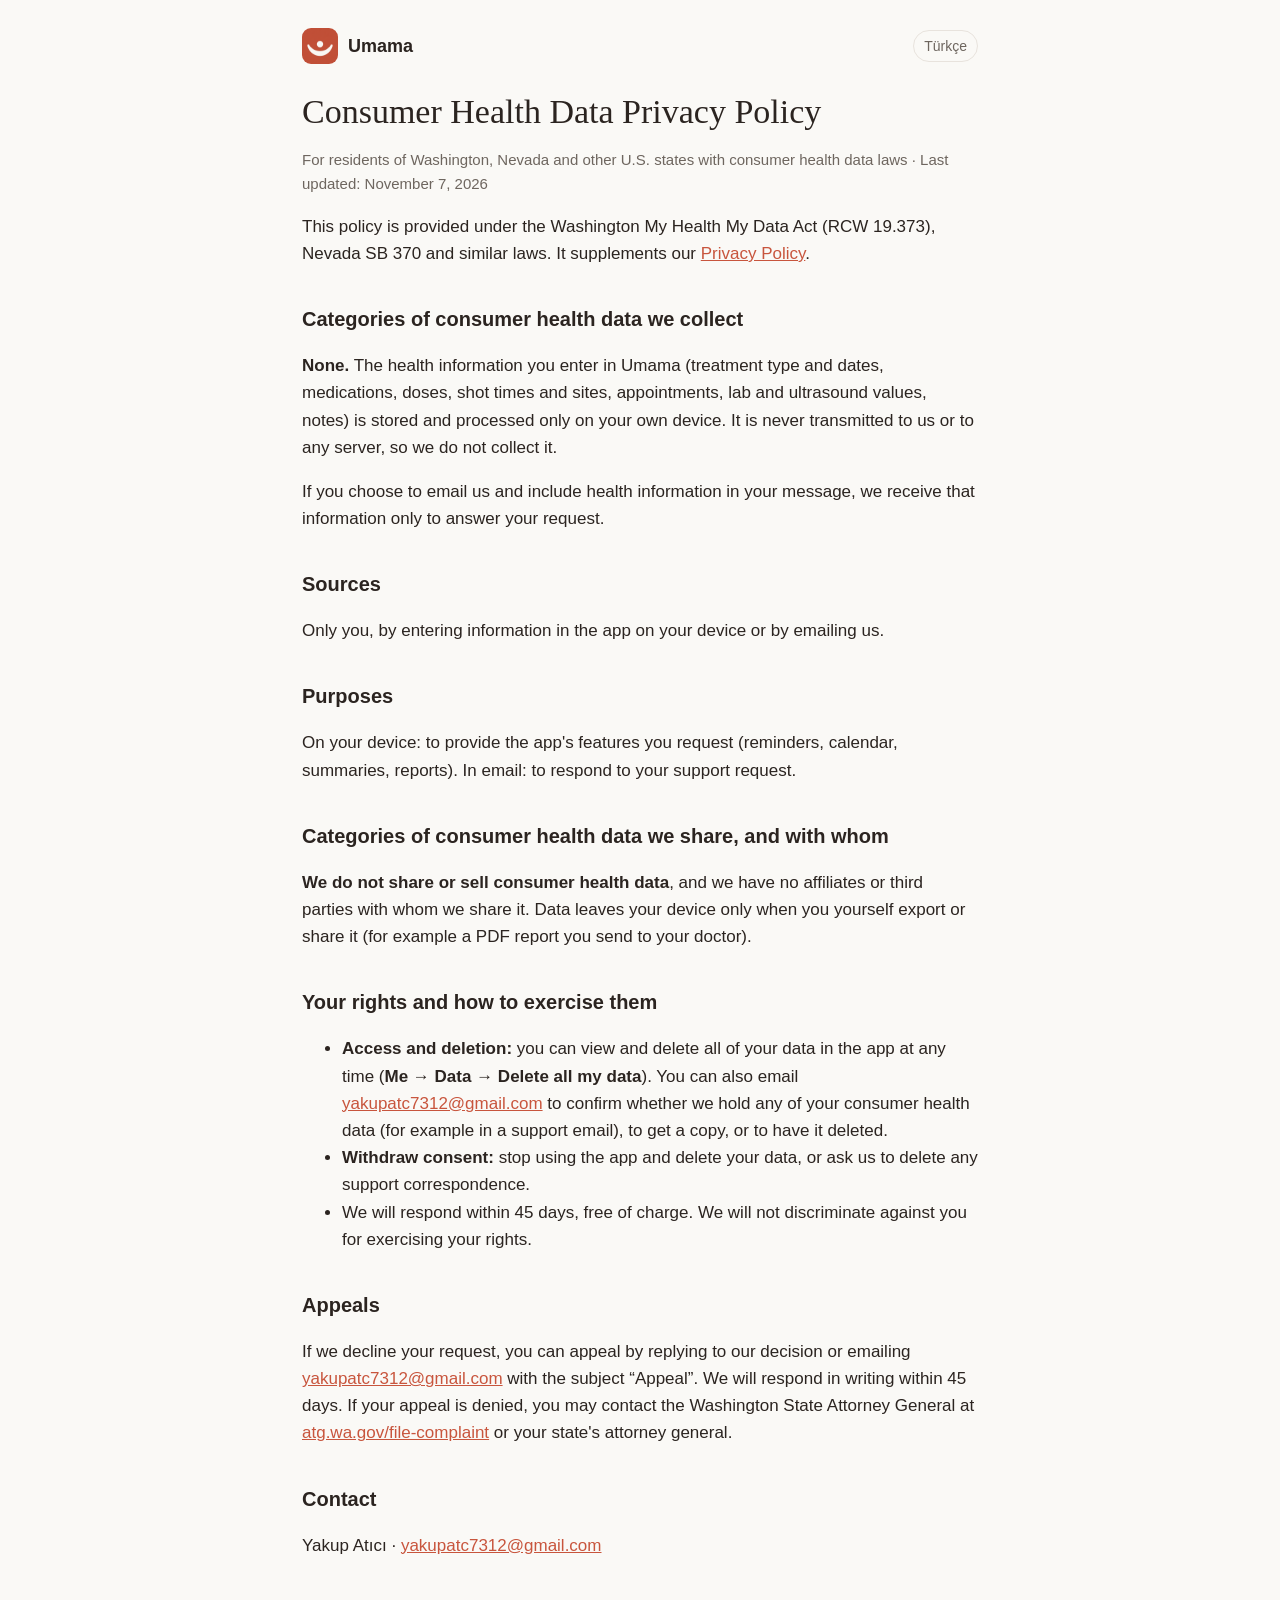
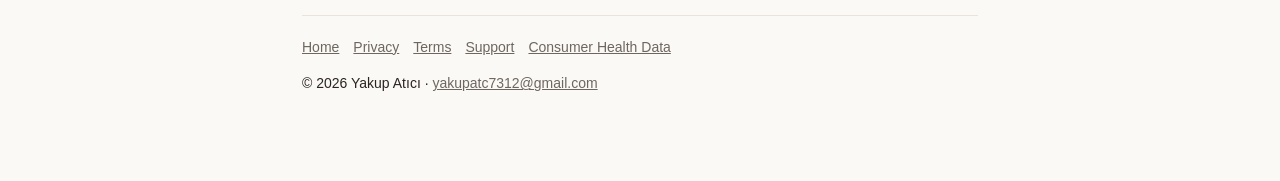
<file: en/consumer-health-data.html>
<!DOCTYPE html>
<html lang="en">
<head>
<meta charset="utf-8">
<meta name="viewport" content="width=device-width, initial-scale=1">
<title>Consumer Health Data Privacy Policy · Umama</title>
<meta name="description" content="Umama: IVF injection and treatment tracker.">
<link rel="icon" href="../assets/favicon.png">
<link rel="apple-touch-icon" href="../assets/icon.png">
<link rel="stylesheet" href="../assets/style.css">
</head>
<body><div class="wrap">
<header class="top"><a class="brand" href="../en/index.html"><img src="../assets/icon.png" alt="">Umama</a>
<a class="lang" href="../en/privacy.html" hreflang="tr">Türkçe</a></header>
<main>

<h1>Consumer Health Data Privacy Policy</h1>
<p class="muted">For residents of Washington, Nevada and other U.S. states with consumer health data laws · Last updated: November 7, 2026</p>

<p>This policy is provided under the Washington My Health My Data Act (RCW 19.373), Nevada SB 370 and similar laws. It supplements our <a href="privacy.html">Privacy Policy</a>.</p>

<h2>Categories of consumer health data we collect</h2>
<p><strong>None.</strong> The health information you enter in Umama (treatment type and dates, medications, doses, shot times and sites, appointments, lab and ultrasound values, notes) is stored and processed only on your own device. It is never transmitted to us or to any server, so we do not collect it.</p>
<p>If you choose to email us and include health information in your message, we receive that information only to answer your request.</p>

<h2>Sources</h2>
<p>Only you, by entering information in the app on your device or by emailing us.</p>

<h2>Purposes</h2>
<p>On your device: to provide the app's features you request (reminders, calendar, summaries, reports). In email: to respond to your support request.</p>

<h2>Categories of consumer health data we share, and with whom</h2>
<p><strong>We do not share or sell consumer health data</strong>, and we have no affiliates or third parties with whom we share it. Data leaves your device only when you yourself export or share it (for example a PDF report you send to your doctor).</p>

<h2>Your rights and how to exercise them</h2>
<ul>
<li><strong>Access and deletion:</strong> you can view and delete all of your data in the app at any time (<strong>Me → Data → Delete all my data</strong>). You can also email <a href="mailto:yakupatc7312@gmail.com">yakupatc7312@gmail.com</a> to confirm whether we hold any of your consumer health data (for example in a support email), to get a copy, or to have it deleted.</li>
<li><strong>Withdraw consent:</strong> stop using the app and delete your data, or ask us to delete any support correspondence.</li>
<li>We will respond within 45 days, free of charge. We will not discriminate against you for exercising your rights.</li>
</ul>

<h2>Appeals</h2>
<p>If we decline your request, you can appeal by replying to our decision or emailing <a href="mailto:yakupatc7312@gmail.com">yakupatc7312@gmail.com</a> with the subject “Appeal”. We will respond in writing within 45 days. If your appeal is denied, you may contact the Washington State Attorney General at <a href="https://www.atg.wa.gov/file-complaint">atg.wa.gov/file-complaint</a> or your state's attorney general.</p>

<h2>Contact</h2>
<p>Yakup Atıcı · <a href="mailto:yakupatc7312@gmail.com">yakupatc7312@gmail.com</a></p>

</main>
<footer><a href="../en/index.html">Home</a><a href="../en/privacy.html">Privacy</a><a href="../en/terms.html">Terms</a><a href="../en/support.html">Support</a><a href="../en/consumer-health-data.html">Consumer Health Data</a><p>© 2026 Yakup Atıcı · <a href="mailto:yakupatc7312@gmail.com">yakupatc7312@gmail.com</a></p></footer>
</div></body></html>
</file>
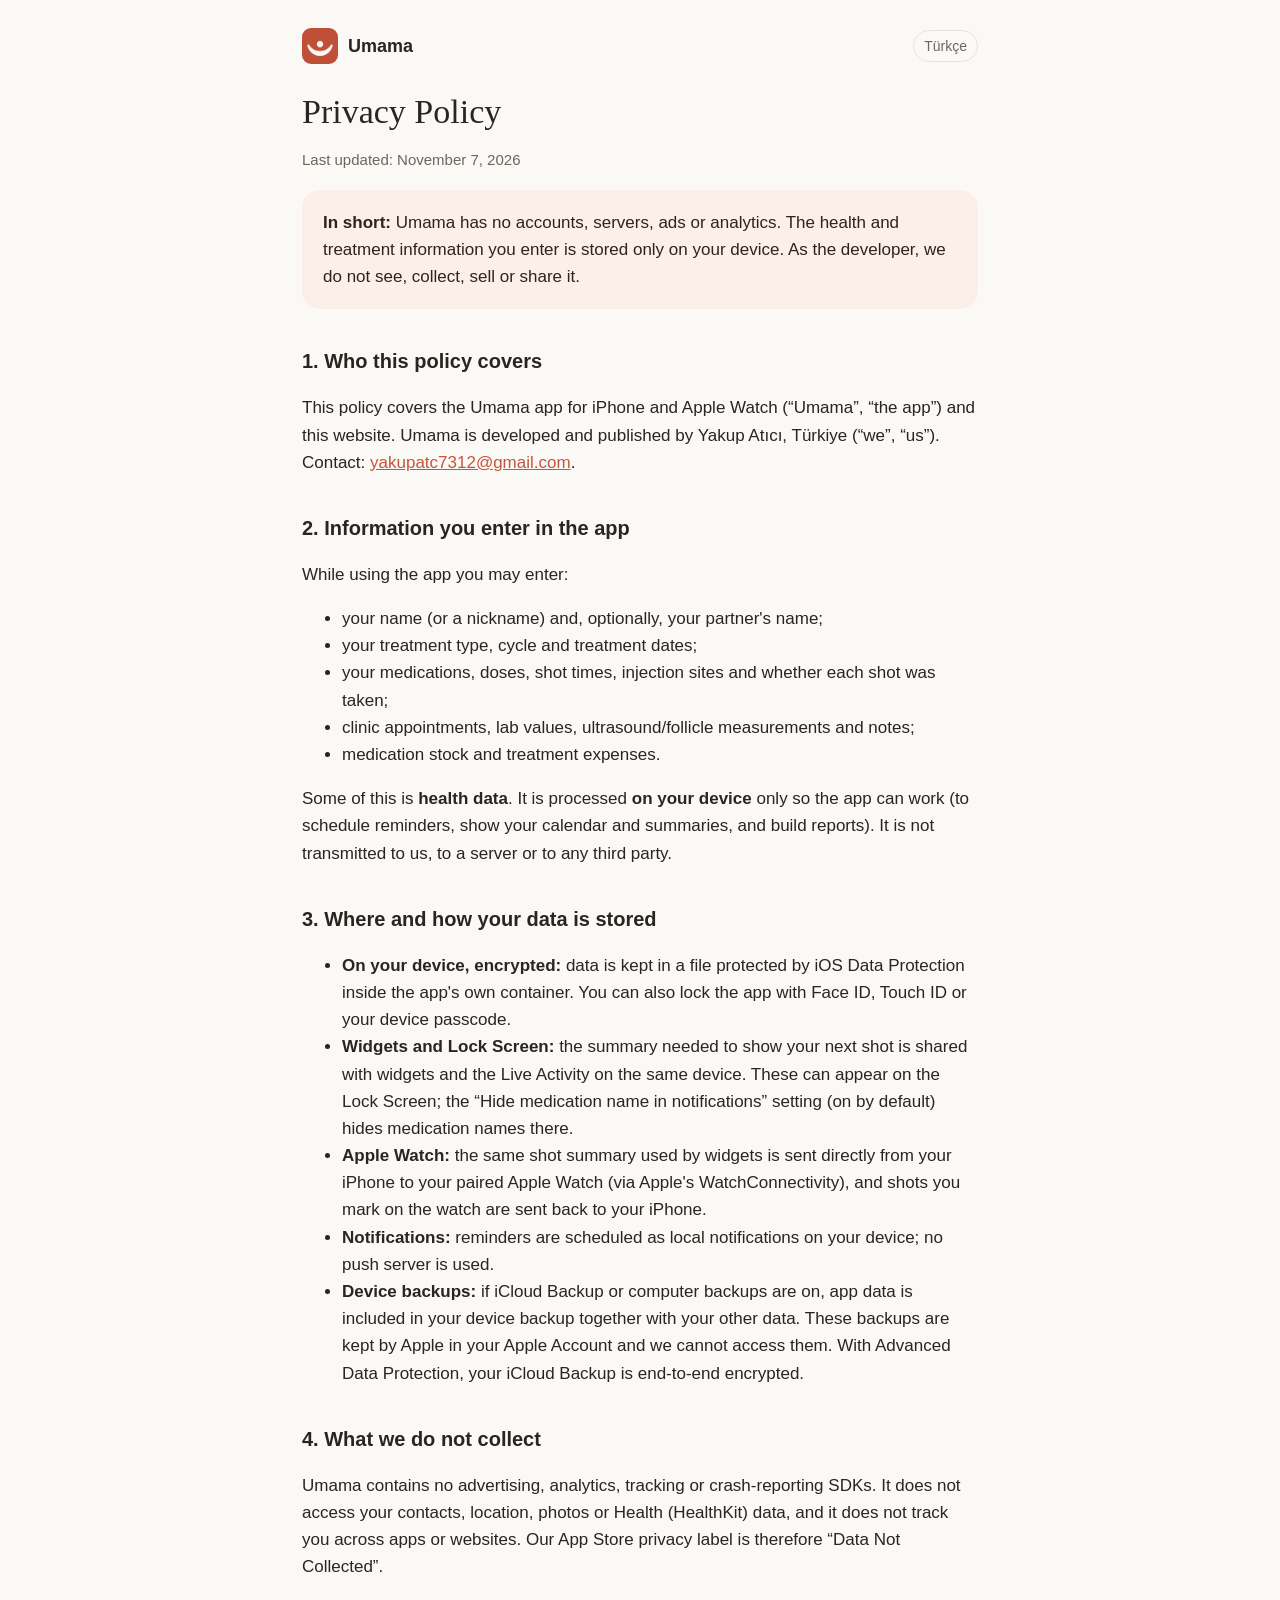
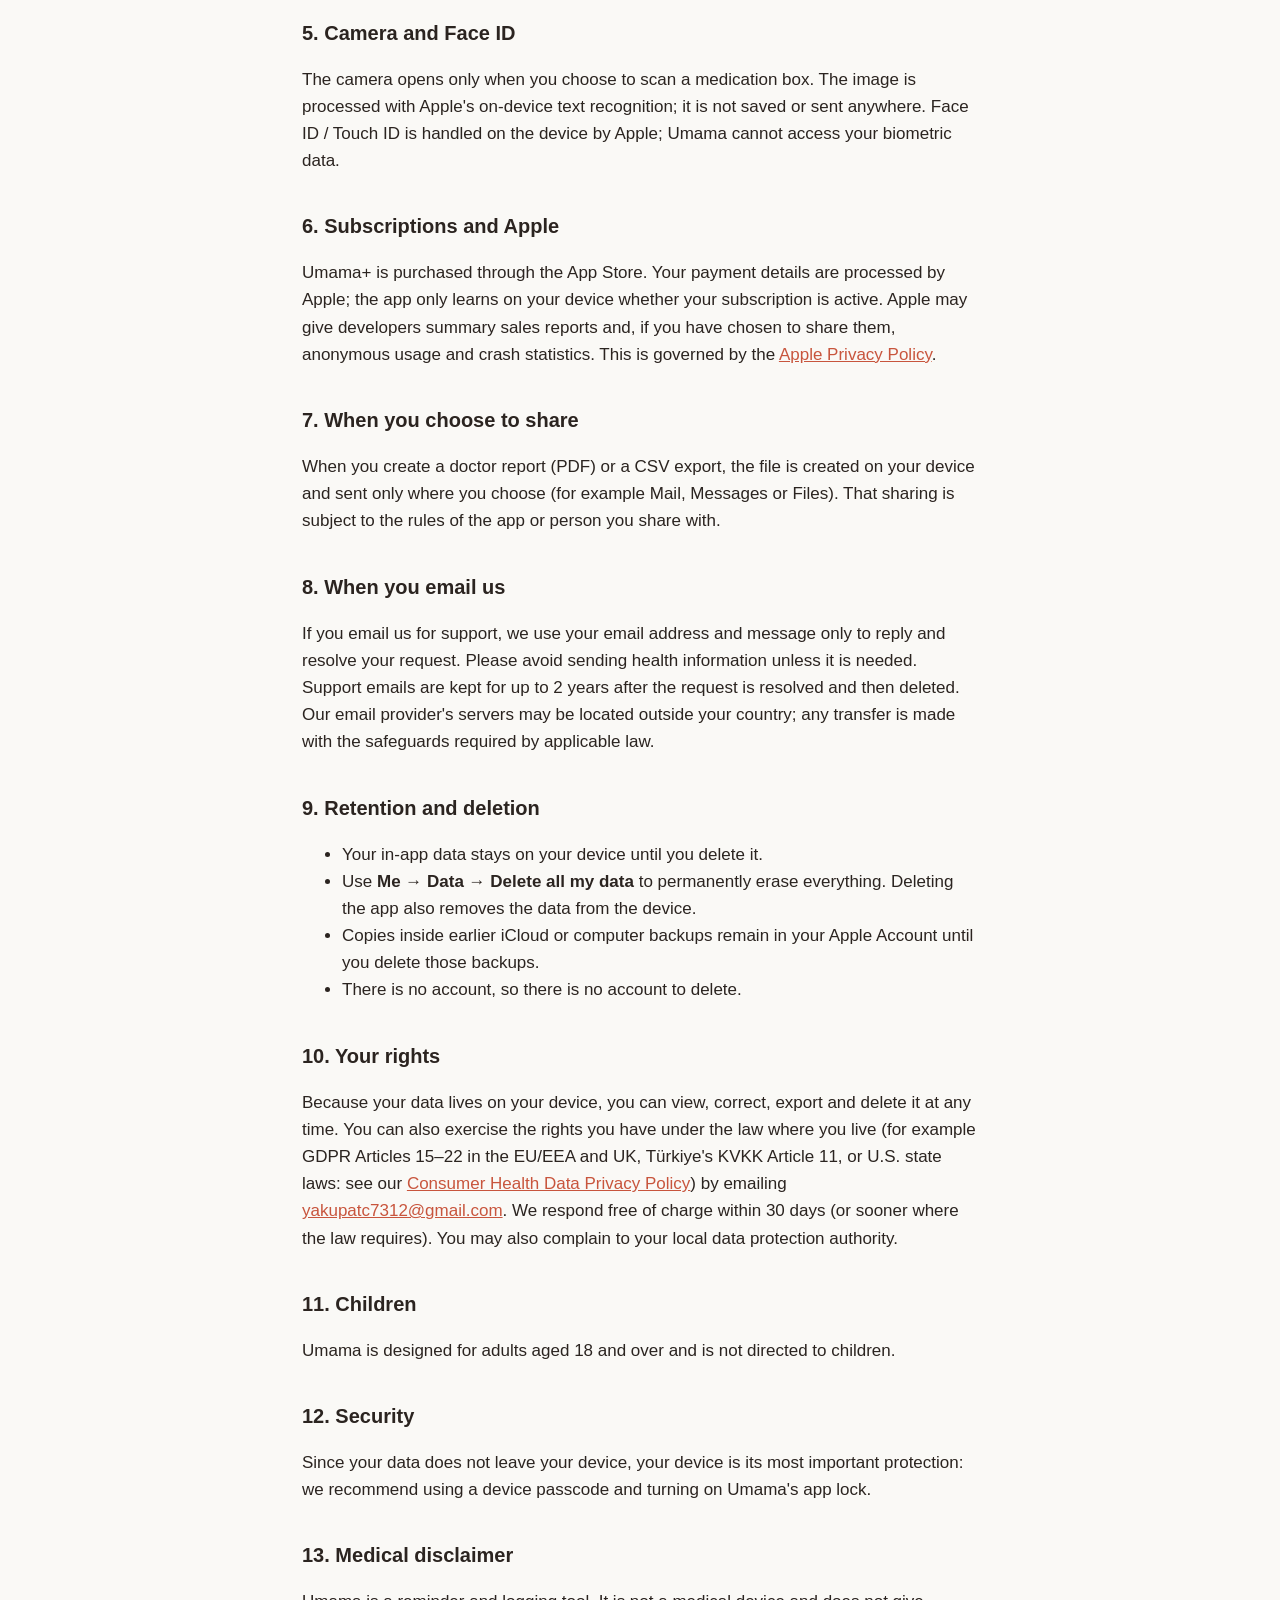
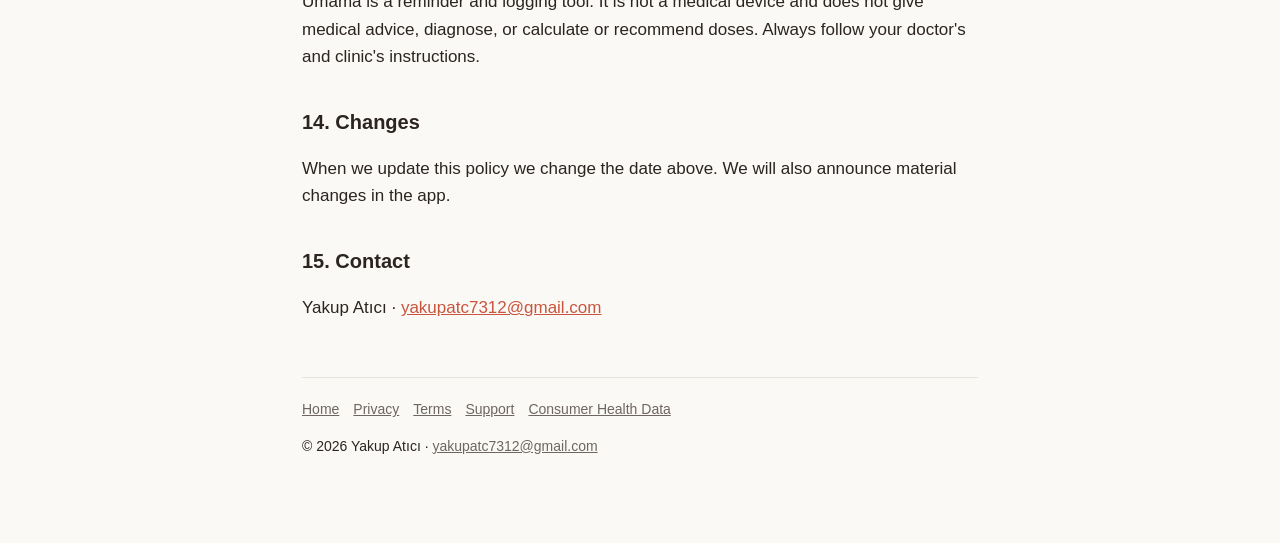
<file: en/privacy.html>
<!DOCTYPE html>
<html lang="en">
<head>
<meta charset="utf-8">
<meta name="viewport" content="width=device-width, initial-scale=1">
<title>Privacy Policy · Umama</title>
<meta name="description" content="Umama: IVF injection and treatment tracker.">
<link rel="icon" href="../assets/favicon.png">
<link rel="apple-touch-icon" href="../assets/icon.png">
<link rel="stylesheet" href="../assets/style.css">
</head>
<body><div class="wrap">
<header class="top"><a class="brand" href="../en/index.html"><img src="../assets/icon.png" alt="">Umama</a>
<a class="lang" href="../gizlilik.html" hreflang="tr">Türkçe</a></header>
<main>

<h1>Privacy Policy</h1>
<p class="muted">Last updated: November 7, 2026</p>

<div class="box soft"><strong>In short:</strong> Umama has no accounts, servers, ads or analytics. The health and treatment information you enter is stored only on your device. As the developer, we do not see, collect, sell or share it.</div>

<h2>1. Who this policy covers</h2>
<p>This policy covers the Umama app for iPhone and Apple Watch (“Umama”, “the app”) and this website. Umama is developed and published by Yakup Atıcı, Türkiye (“we”, “us”). Contact: <a href="mailto:yakupatc7312@gmail.com">yakupatc7312@gmail.com</a>.</p>

<h2>2. Information you enter in the app</h2>
<p>While using the app you may enter:</p>
<ul>
<li>your name (or a nickname) and, optionally, your partner's name;</li>
<li>your treatment type, cycle and treatment dates;</li>
<li>your medications, doses, shot times, injection sites and whether each shot was taken;</li>
<li>clinic appointments, lab values, ultrasound/follicle measurements and notes;</li>
<li>medication stock and treatment expenses.</li>
</ul>
<p>Some of this is <strong>health data</strong>. It is processed <strong>on your device</strong> only so the app can work (to schedule reminders, show your calendar and summaries, and build reports). It is not transmitted to us, to a server or to any third party.</p>

<h2>3. Where and how your data is stored</h2>
<ul>
<li><strong>On your device, encrypted:</strong> data is kept in a file protected by iOS Data Protection inside the app's own container. You can also lock the app with Face ID, Touch ID or your device passcode.</li>
<li><strong>Widgets and Lock Screen:</strong> the summary needed to show your next shot is shared with widgets and the Live Activity on the same device. These can appear on the Lock Screen; the “Hide medication name in notifications” setting (on by default) hides medication names there.</li>
<li><strong>Apple Watch:</strong> the same shot summary used by widgets is sent directly from your iPhone to your paired Apple Watch (via Apple's WatchConnectivity), and shots you mark on the watch are sent back to your iPhone.</li>
<li><strong>Notifications:</strong> reminders are scheduled as local notifications on your device; no push server is used.</li>
<li><strong>Device backups:</strong> if iCloud Backup or computer backups are on, app data is included in your device backup together with your other data. These backups are kept by Apple in your Apple Account and we cannot access them. With Advanced Data Protection, your iCloud Backup is end-to-end encrypted.</li>
</ul>

<h2>4. What we do not collect</h2>
<p>Umama contains no advertising, analytics, tracking or crash-reporting SDKs. It does not access your contacts, location, photos or Health (HealthKit) data, and it does not track you across apps or websites. Our App Store privacy label is therefore “Data Not Collected”.</p>

<h2>5. Camera and Face ID</h2>
<p>The camera opens only when you choose to scan a medication box. The image is processed with Apple's on-device text recognition; it is not saved or sent anywhere. Face ID / Touch ID is handled on the device by Apple; Umama cannot access your biometric data.</p>

<h2>6. Subscriptions and Apple</h2>
<p>Umama+ is purchased through the App Store. Your payment details are processed by Apple; the app only learns on your device whether your subscription is active. Apple may give developers summary sales reports and, if you have chosen to share them, anonymous usage and crash statistics. This is governed by the <a href="https://www.apple.com/legal/privacy/">Apple Privacy Policy</a>.</p>

<h2>7. When you choose to share</h2>
<p>When you create a doctor report (PDF) or a CSV export, the file is created on your device and sent only where you choose (for example Mail, Messages or Files). That sharing is subject to the rules of the app or person you share with.</p>

<h2>8. When you email us</h2>
<p>If you email us for support, we use your email address and message only to reply and resolve your request. Please avoid sending health information unless it is needed. Support emails are kept for up to 2 years after the request is resolved and then deleted. Our email provider's servers may be located outside your country; any transfer is made with the safeguards required by applicable law.</p>

<h2>9. Retention and deletion</h2>
<ul>
<li>Your in-app data stays on your device until you delete it.</li>
<li>Use <strong>Me → Data → Delete all my data</strong> to permanently erase everything. Deleting the app also removes the data from the device.</li>
<li>Copies inside earlier iCloud or computer backups remain in your Apple Account until you delete those backups.</li>
<li>There is no account, so there is no account to delete.</li>
</ul>

<h2>10. Your rights</h2>
<p>Because your data lives on your device, you can view, correct, export and delete it at any time. You can also exercise the rights you have under the law where you live (for example GDPR Articles 15–22 in the EU/EEA and UK, Türkiye's KVKK Article 11, or U.S. state laws: see our <a href="consumer-health-data.html">Consumer Health Data Privacy Policy</a>) by emailing <a href="mailto:yakupatc7312@gmail.com">yakupatc7312@gmail.com</a>. We respond free of charge within 30 days (or sooner where the law requires). You may also complain to your local data protection authority.</p>

<h2>11. Children</h2>
<p>Umama is designed for adults aged 18 and over and is not directed to children.</p>

<h2>12. Security</h2>
<p>Since your data does not leave your device, your device is its most important protection: we recommend using a device passcode and turning on Umama's app lock.</p>

<h2>13. Medical disclaimer</h2>
<p>Umama is a reminder and logging tool. It is not a medical device and does not give medical advice, diagnose, or calculate or recommend doses. Always follow your doctor's and clinic's instructions.</p>

<h2>14. Changes</h2>
<p>When we update this policy we change the date above. We will also announce material changes in the app.</p>

<h2>15. Contact</h2>
<p>Yakup Atıcı · <a href="mailto:yakupatc7312@gmail.com">yakupatc7312@gmail.com</a></p>

</main>
<footer><a href="../en/index.html">Home</a><a href="../en/privacy.html">Privacy</a><a href="../en/terms.html">Terms</a><a href="../en/support.html">Support</a><a href="../en/consumer-health-data.html">Consumer Health Data</a><p>© 2026 Yakup Atıcı · <a href="mailto:yakupatc7312@gmail.com">yakupatc7312@gmail.com</a></p></footer>
</div></body></html>
</file>
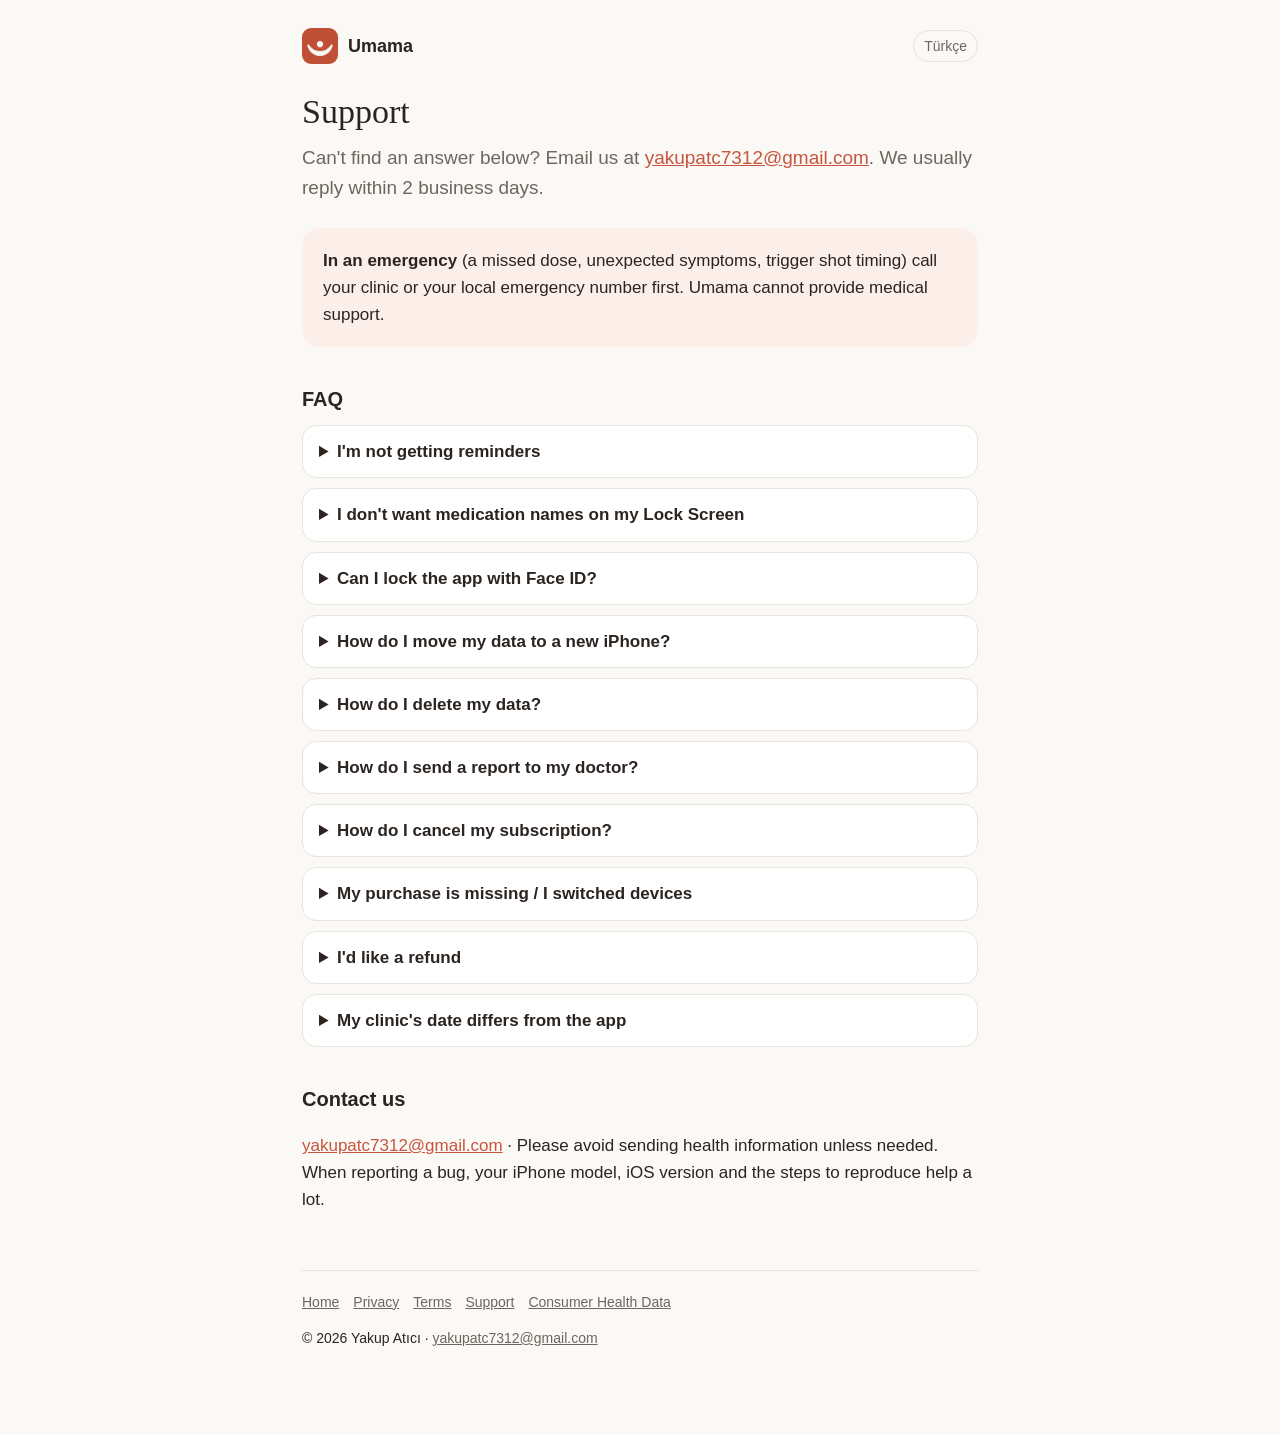
<file: en/support.html>
<!DOCTYPE html>
<html lang="en">
<head>
<meta charset="utf-8">
<meta name="viewport" content="width=device-width, initial-scale=1">
<title>Support · Umama</title>
<meta name="description" content="Umama: IVF injection and treatment tracker.">
<link rel="icon" href="../assets/favicon.png">
<link rel="apple-touch-icon" href="../assets/icon.png">
<link rel="stylesheet" href="../assets/style.css">
</head>
<body><div class="wrap">
<header class="top"><a class="brand" href="../en/index.html"><img src="../assets/icon.png" alt="">Umama</a>
<a class="lang" href="../destek.html" hreflang="tr">Türkçe</a></header>
<main>

<h1>Support</h1>
<p class="lead">Can't find an answer below? Email us at <a href="mailto:yakupatc7312@gmail.com">yakupatc7312@gmail.com</a>. We usually reply within 2 business days.</p>
<div class="box soft"><strong>In an emergency</strong> (a missed dose, unexpected symptoms, trigger shot timing) call your clinic or your local emergency number first. Umama cannot provide medical support.</div>

<h2>FAQ</h2>
<details><summary>I'm not getting reminders</summary>
<p>In <strong>Settings → Notifications → Umama</strong>, make sure notifications and “Time Sensitive Notifications” are on. Allow Umama in your Focus modes (Sleep, Do Not Disturb). If your time zone changed, open the app once to reschedule reminders. For the trigger shot we recommend an extra alarm.</p></details>
<details><summary>I don't want medication names on my Lock Screen</summary>
<p><strong>Me → Hide medication name in notifications</strong> is on by default; notifications, widgets and the Live Activity then show a neutral label instead.</p></details>
<details><summary>Can I lock the app with Face ID?</summary>
<p>Yes: <strong>Me → Lock with Face ID</strong>.</p></details>
<details><summary>How do I move my data to a new iPhone?</summary>
<p>Umama has no account, so your data moves with your iPhone backup. Set up the new iPhone from an iCloud or computer backup, or with Quick Start. You can also keep a copy with <strong>Me → Data → Export (CSV)</strong>.</p></details>
<details><summary>How do I delete my data?</summary>
<p><strong>Me → Data → Delete all my data</strong>. This can't be undone. Deleting the app also removes the data from the device.</p></details>
<details><summary>How do I send a report to my doctor?</summary>
<p><strong>Me → Data → Doctor report (PDF)</strong> creates a PDF with your protocol and shot history that you can share by email or message.</p></details>
<details><summary>How do I cancel my subscription?</summary>
<p>On your iPhone: <strong>Settings → [your name] → Subscriptions → Umama+</strong>, or use <a href="https://apps.apple.com/account/subscriptions">this link</a>. Cancellation takes effect at the end of the current period.</p></details>
<details><summary>My purchase is missing / I switched devices</summary>
<p>Tap <strong>Restore</strong> on the Umama+ screen and make sure you're signed in with the same Apple Account.</p></details>
<details><summary>I'd like a refund</summary>
<p>Refunds for App Store purchases are handled by Apple: <a href="https://reportaproblem.apple.com">reportaproblem.apple.com</a>.</p></details>
<details><summary>My clinic's date differs from the app</summary>
<p>Retrieval, transfer and test dates in the calendar are estimates. When your clinic gives you a date, add it with <strong>Calendar → + → Add appointment</strong> and the estimate is replaced automatically.</p></details>

<h2>Contact us</h2>
<p><a href="mailto:yakupatc7312@gmail.com">yakupatc7312@gmail.com</a> · Please avoid sending health information unless needed. When reporting a bug, your iPhone model, iOS version and the steps to reproduce help a lot.</p>

</main>
<footer><a href="../en/index.html">Home</a><a href="../en/privacy.html">Privacy</a><a href="../en/terms.html">Terms</a><a href="../en/support.html">Support</a><a href="../en/consumer-health-data.html">Consumer Health Data</a><p>© 2026 Yakup Atıcı · <a href="mailto:yakupatc7312@gmail.com">yakupatc7312@gmail.com</a></p></footer>
</div></body></html>
</file>
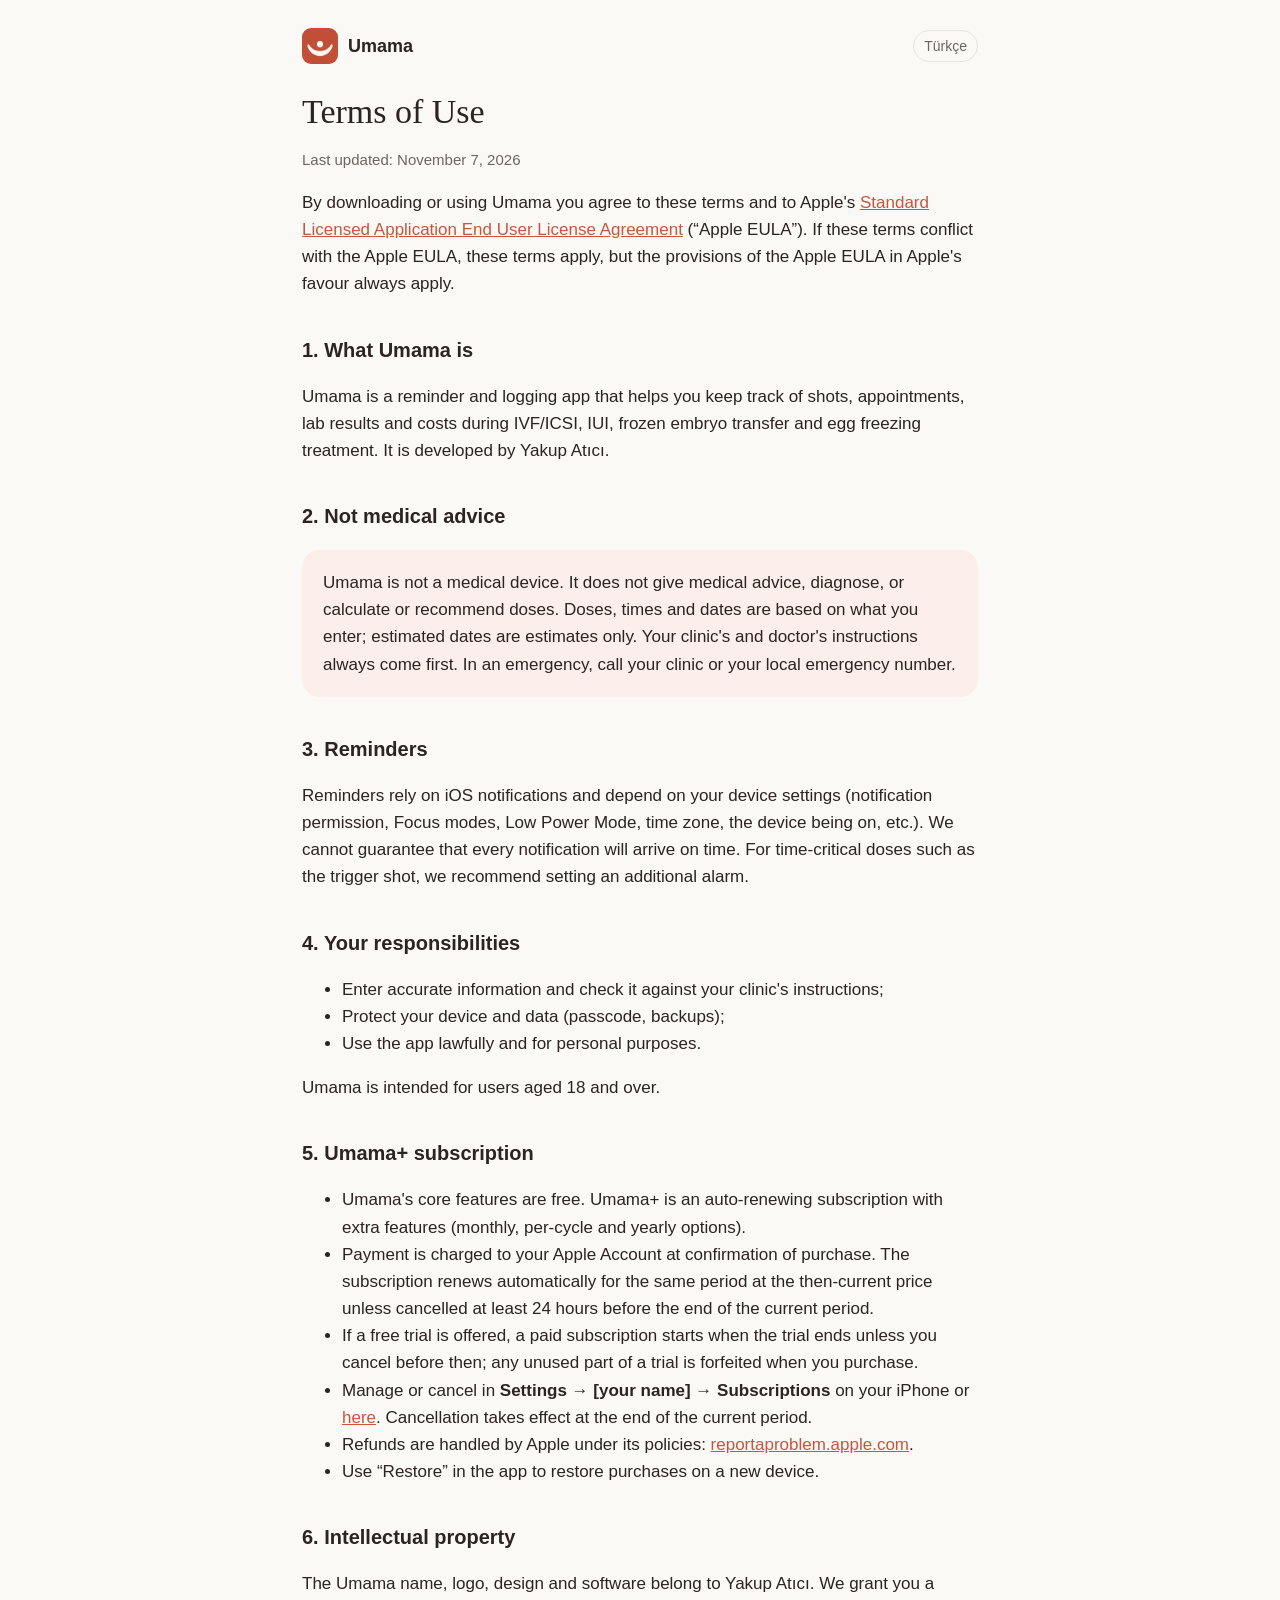
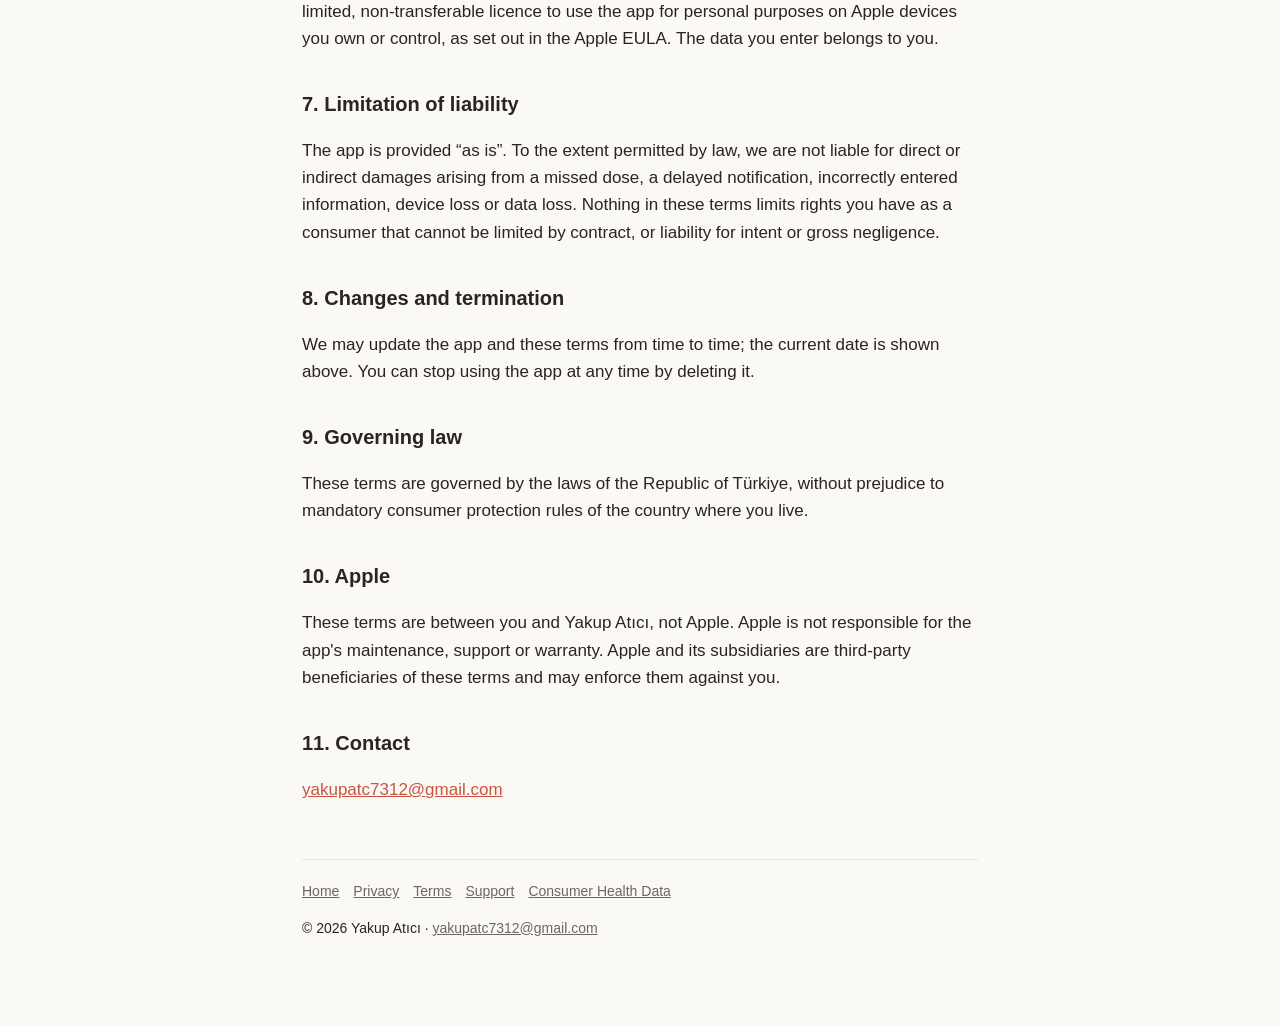
<file: en/terms.html>
<!DOCTYPE html>
<html lang="en">
<head>
<meta charset="utf-8">
<meta name="viewport" content="width=device-width, initial-scale=1">
<title>Terms of Use · Umama</title>
<meta name="description" content="Umama: IVF injection and treatment tracker.">
<link rel="icon" href="../assets/favicon.png">
<link rel="apple-touch-icon" href="../assets/icon.png">
<link rel="stylesheet" href="../assets/style.css">
</head>
<body><div class="wrap">
<header class="top"><a class="brand" href="../en/index.html"><img src="../assets/icon.png" alt="">Umama</a>
<a class="lang" href="../kosullar.html" hreflang="tr">Türkçe</a></header>
<main>

<h1>Terms of Use</h1>
<p class="muted">Last updated: November 7, 2026</p>

<p>By downloading or using Umama you agree to these terms and to Apple's <a href="https://www.apple.com/legal/internet-services/itunes/dev/stdeula/">Standard Licensed Application End User License Agreement</a> (“Apple EULA”). If these terms conflict with the Apple EULA, these terms apply, but the provisions of the Apple EULA in Apple's favour always apply.</p>

<h2>1. What Umama is</h2>
<p>Umama is a reminder and logging app that helps you keep track of shots, appointments, lab results and costs during IVF/ICSI, IUI, frozen embryo transfer and egg freezing treatment. It is developed by Yakup Atıcı.</p>

<h2>2. Not medical advice</h2>
<div class="box soft">Umama is not a medical device. It does not give medical advice, diagnose, or calculate or recommend doses. Doses, times and dates are based on what you enter; estimated dates are estimates only. Your clinic's and doctor's instructions always come first. In an emergency, call your clinic or your local emergency number.</div>

<h2>3. Reminders</h2>
<p>Reminders rely on iOS notifications and depend on your device settings (notification permission, Focus modes, Low Power Mode, time zone, the device being on, etc.). We cannot guarantee that every notification will arrive on time. For time-critical doses such as the trigger shot, we recommend setting an additional alarm.</p>

<h2>4. Your responsibilities</h2>
<ul>
<li>Enter accurate information and check it against your clinic's instructions;</li>
<li>Protect your device and data (passcode, backups);</li>
<li>Use the app lawfully and for personal purposes.</li>
</ul>
<p>Umama is intended for users aged 18 and over.</p>

<h2>5. Umama+ subscription</h2>
<ul>
<li>Umama's core features are free. Umama+ is an auto-renewing subscription with extra features (monthly, per-cycle and yearly options).</li>
<li>Payment is charged to your Apple Account at confirmation of purchase. The subscription renews automatically for the same period at the then-current price unless cancelled at least 24 hours before the end of the current period.</li>
<li>If a free trial is offered, a paid subscription starts when the trial ends unless you cancel before then; any unused part of a trial is forfeited when you purchase.</li>
<li>Manage or cancel in <strong>Settings → [your name] → Subscriptions</strong> on your iPhone or <a href="https://apps.apple.com/account/subscriptions">here</a>. Cancellation takes effect at the end of the current period.</li>
<li>Refunds are handled by Apple under its policies: <a href="https://reportaproblem.apple.com">reportaproblem.apple.com</a>.</li>
<li>Use “Restore” in the app to restore purchases on a new device.</li>
</ul>

<h2>6. Intellectual property</h2>
<p>The Umama name, logo, design and software belong to Yakup Atıcı. We grant you a limited, non-transferable licence to use the app for personal purposes on Apple devices you own or control, as set out in the Apple EULA. The data you enter belongs to you.</p>

<h2>7. Limitation of liability</h2>
<p>The app is provided “as is”. To the extent permitted by law, we are not liable for direct or indirect damages arising from a missed dose, a delayed notification, incorrectly entered information, device loss or data loss. Nothing in these terms limits rights you have as a consumer that cannot be limited by contract, or liability for intent or gross negligence.</p>

<h2>8. Changes and termination</h2>
<p>We may update the app and these terms from time to time; the current date is shown above. You can stop using the app at any time by deleting it.</p>

<h2>9. Governing law</h2>
<p>These terms are governed by the laws of the Republic of Türkiye, without prejudice to mandatory consumer protection rules of the country where you live.</p>

<h2>10. Apple</h2>
<p>These terms are between you and Yakup Atıcı, not Apple. Apple is not responsible for the app's maintenance, support or warranty. Apple and its subsidiaries are third-party beneficiaries of these terms and may enforce them against you.</p>

<h2>11. Contact</h2>
<p><a href="mailto:yakupatc7312@gmail.com">yakupatc7312@gmail.com</a></p>

</main>
<footer><a href="../en/index.html">Home</a><a href="../en/privacy.html">Privacy</a><a href="../en/terms.html">Terms</a><a href="../en/support.html">Support</a><a href="../en/consumer-health-data.html">Consumer Health Data</a><p>© 2026 Yakup Atıcı · <a href="mailto:yakupatc7312@gmail.com">yakupatc7312@gmail.com</a></p></footer>
</div></body></html>
</file>
<file: assets/style.css>
:root{--bg:#FAF9F6;--card:#fff;--tx:#2B2420;--tx2:#6E665F;--line:#E8E3DD;--coral:#C8553D;--coralT:#FCEEE8;--sage:#4A7559}
@media (prefers-color-scheme:dark){:root{--bg:#1C1917;--card:#292420;--tx:#F4EDE6;--tx2:#B3A69C;--line:#3A332D;--coral:#F0937B;--coralT:#3D2722;--sage:#A3CDB0}}
*{box-sizing:border-box}
html{-webkit-text-size-adjust:100%}
body{margin:0;background:var(--bg);color:var(--tx);font:17px/1.6 -apple-system,BlinkMacSystemFont,"SF Pro Text","Segoe UI",Roboto,sans-serif}
a{color:var(--coral)}
.wrap{max-width:720px;margin:0 auto;padding:28px 22px 72px}
header.top{display:flex;align-items:center;gap:12px;justify-content:space-between;margin-bottom:28px}
header.top .brand{display:flex;align-items:center;gap:10px;text-decoration:none;color:var(--tx);font-weight:600;font-size:18px}
header.top .brand img{width:36px;height:36px;border-radius:9px}
header.top .lang{font-size:14px;color:var(--tx2);text-decoration:none;border:1px solid var(--line);padding:4px 10px;border-radius:999px}
h1{font-family:ui-serif,"New York",Georgia,serif;font-weight:500;font-size:34px;line-height:1.2;margin:0 0 6px}
h2{font-size:20px;margin:36px 0 8px}
h3{font-size:17px;margin:22px 0 4px}
p,li{color:var(--tx)}
.muted{color:var(--tx2);font-size:15px}
.lead{font-size:19px;color:var(--tx2);margin:10px 0 24px}
.box{background:var(--card);border:1px solid var(--line);border-radius:18px;padding:18px 20px;margin:18px 0}
.box.soft{background:var(--coralT);border-color:transparent}
table{width:100%;border-collapse:collapse;font-size:15px;margin:10px 0}
th,td{text-align:left;vertical-align:top;padding:9px 10px;border-bottom:1px solid var(--line)}
th{color:var(--tx2);font-weight:600}
nav.links{display:grid;gap:10px;margin:24px 0}
nav.links a{display:flex;justify-content:space-between;align-items:center;background:var(--card);border:1px solid var(--line);border-radius:16px;padding:16px 18px;text-decoration:none;color:var(--tx);font-weight:600}
nav.links a span{color:var(--tx2);font-weight:400;font-size:15px}
.hero{text-align:center;padding:24px 0 8px}
.hero img{width:112px;height:112px;border-radius:26px;box-shadow:0 10px 30px rgba(200,85,61,.25)}
footer{margin-top:56px;padding-top:20px;border-top:1px solid var(--line);font-size:14px;color:var(--tx2)}
footer a{color:var(--tx2);margin-right:14px}
details{background:var(--card);border:1px solid var(--line);border-radius:14px;padding:12px 16px;margin:10px 0}
summary{cursor:pointer;font-weight:600}
details p{margin:10px 0 2px}
</file>
